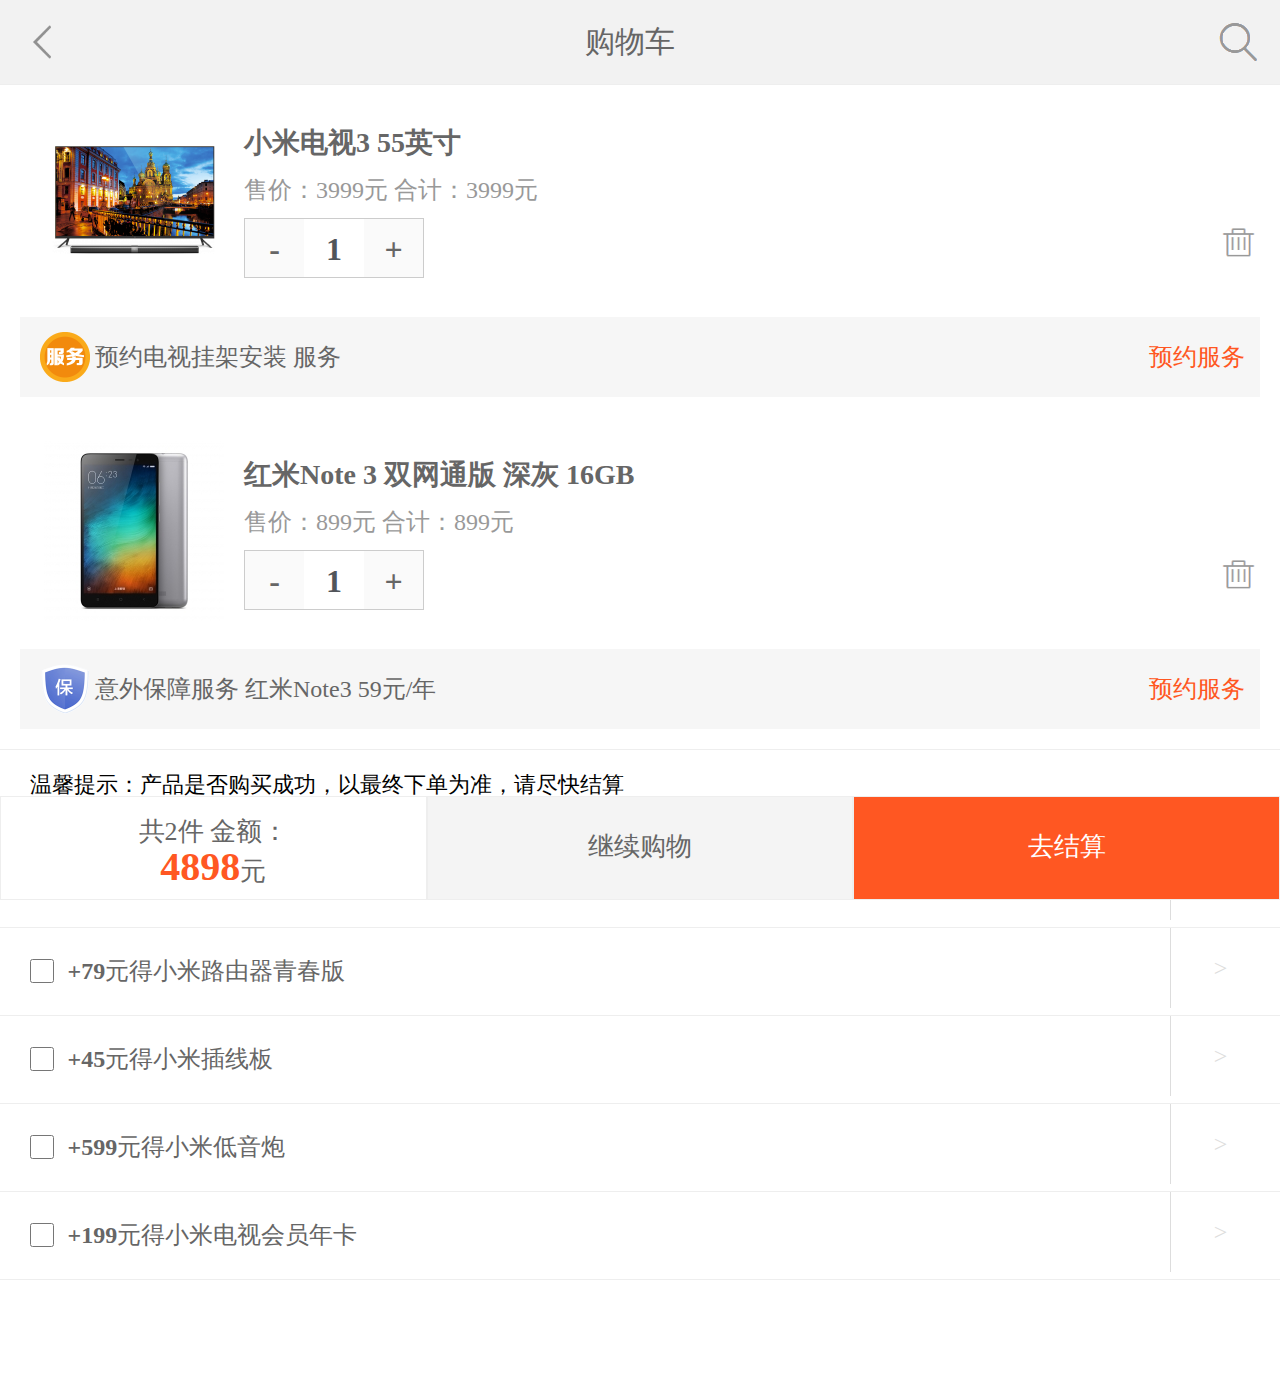
<file: cart/index.html>
<!DOCTYPE html>
<html lang="en">
<head>
    <meta charset="UTF-8">
    <title>购物车</title>
    <meta name="viewport" content="width=device-width">
    <link rel="stylesheet" href="base.css">
    <script src="jquery-2.2.3.js"></script>
</head>
<body>
<div class="header">
    <div class="left">
        <a href="">
            <img src="images/icon_back_n.png" alt="">
        </a>
    </div>
    <p>购物车</p>
    <div class="right">
        <a href="">
            <img src="images/search.png" alt="">
        </a>
    </div>
</div>
<div class="list">
    <section>
        <div class="img">
            <a href=""><img src="images/T1-1.png"></a>
        </div>
        <div class="info">
            <h2>小米电视3 55英寸</h2>
            <p>售价：3999元 合计：3999元</p>
            <p><span><a href="">-</a></span><strong>1</strong><span><a href="">+</a></span><img src="images/shanchu.png"></p>
        </div>
    </section>
    <div class="other">
        <a href="">
            <p><img src="images/tap.png" alt=""><span>预约电视挂架安装 服务</span> <strong>预约服务</strong></p>
        </a>
    </div>
    <section>
        <div class="img">
            <img src="images/T1-2.jpg">
        </div>
        <div class="info">
            <h2>红米Note 3 双网通版 深灰 16GB</h2>
            <p>售价：899元 合计：899元</p>
            <p><span><a href="">-</a></span><strong>1</strong><span><a href="">+</a></span><img src="images/shanchu.png"></p>
        </div>
    </section>
    <div class="other">
        <a href="">
            <p><img src="images/insurance.png"><span>意外保障服务 红米Note3 59元/年</span><strong>预约服务</strong></p>
        </a>
    </div>
</div>
<p> 温馨提示：产品是否购买成功，以最终下单为准，请尽快结算</p>
<div class="kong"></div>
<form action="" method="">
    <div>
        <input type="checkbox" value="" name="price"> <span><strong>+699</strong>元的小米路由器2（1T）</span>
        <p>&gt;</p>
    </div>
    <div>
        <input type="checkbox" value="" name="price"> <span><strong>+79</strong>元得小米路由器青春版</span>
        <p>&gt;</p>
    </div>
    <div>
        <input type="checkbox" value="" name="price"> <span><strong>+45</strong>元得小米插线板</span>
        <p>&gt;</p>
    </div>
    <div>
        <input type="checkbox" value="" name="price"> <span><strong>+599</strong>元得小米低音炮</span>
        <p>&gt;</p>
    </div>
    <div>
        <input type="checkbox" value="" name="price"> <span><strong>+199</strong>元得小米电视会员年卡</span>
        <p>&gt;</p>
    </div>
</form>
<div class="footer">
    <div>
        <a href=""><p>共2件 金额：<br> <strong>4898</strong>元</p></a>
    </div>
    <div><a href="../product/category.html"><p>继续购物</p></a></div>
    <div><a href="../首页/用户结算.html"><p>去结算</p></a></div>
</div>
</body>
</html>
<script>
    $(function(){
        function fullwidth(){
            if($('body').width() >= 720){
                $('html').css('font-size', 100 + 'px');
                return;
            }
            var scale = $('body').width() / 720;
            $('html').css('font-size',scale * 100 + 'px');
        }
        fullwidth();
        $(window).resize(function(){
            fullwidth();
        })
    });
</script>
</file>
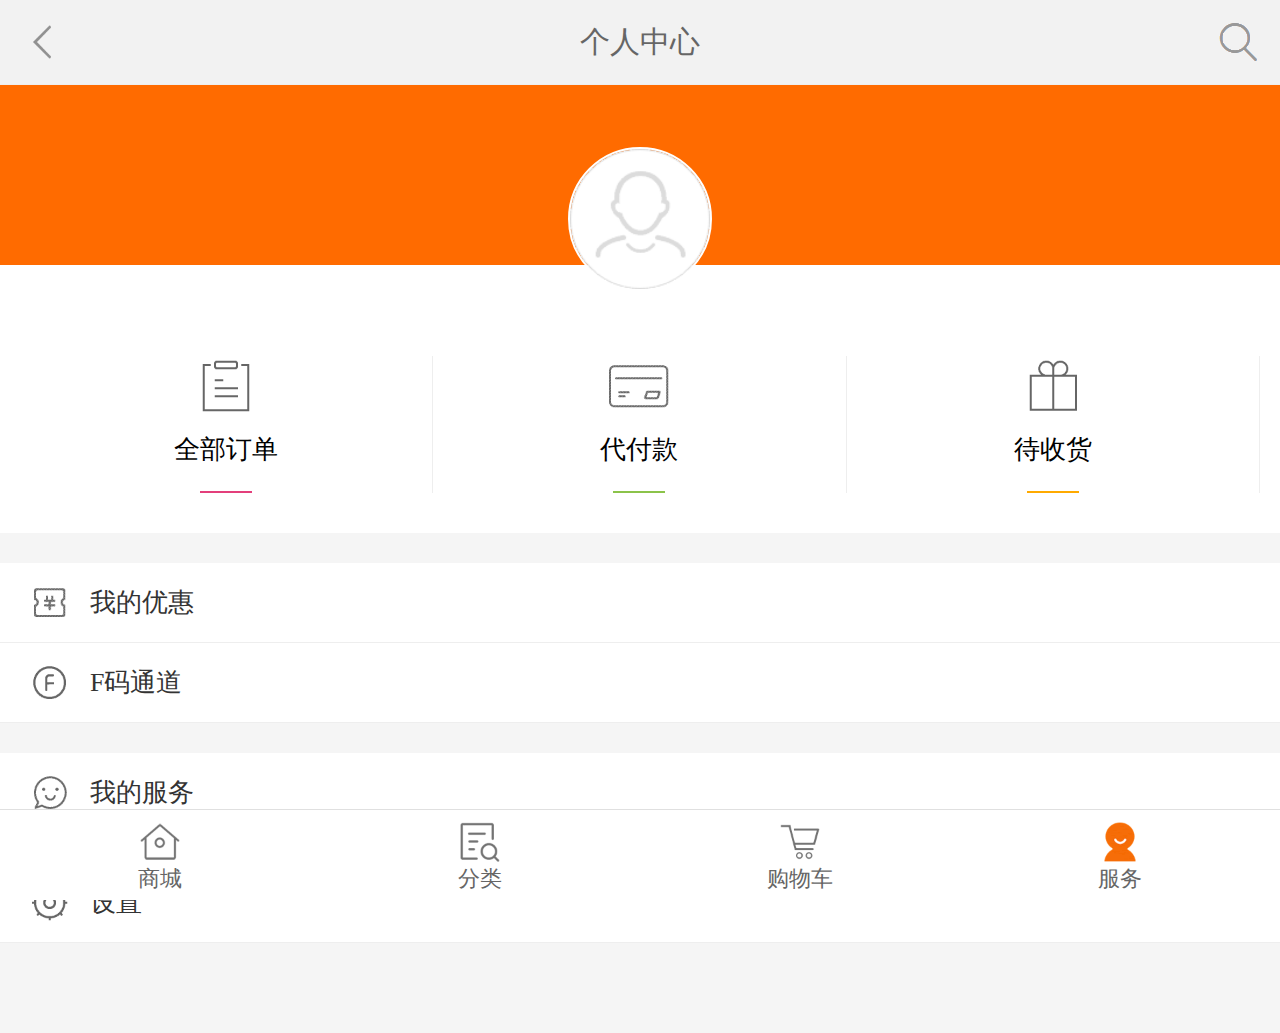
<file: user/index.html>
<!DOCTYPE html>
<html lang="en">
<head>
    <meta charset="UTF-8">
    <title>个人中心</title>
    <meta name="viewport" content="width=device-width">
    <link rel="stylesheet" href="base.css">
    <script src="jquery-2.2.3.js"></script>
</head>
<body>
<div id="wrapper">
    <div class="header">
        <div class="left">
            <a href="">
                <img src="images/icon_back_n.png" alt="">
            </a>
        </div>
        <p>个人中心</p>
        <div class="right">
            <a href="">
                <img src="images/search.png" alt="">
            </a>
        </div>
    </div>
    <div class="banner">
        <div class="bg"></div>
        <div class="img"><img src="images/default.png"></div>
        <div class="new-nav">
            <div>
                <div class="spr2"></div>
                <p>全部订单</p>
                <div class="line-1"></div>
            </div>
            <div>
                <div class="spr2"></div>
                <p>代付款</p>
                <div class="line-2"></div>
            </div>
            <div>
                <div class="spr2"></div>
                <p>待收货</p>
                <div class="line-3"></div>
            </div>
        </div>
    </div>
    <div class="list">
        <p><strong class="spr2"></strong><span>我的优惠</span></p>
        <p><strong class="spr2"></strong><span>F码通道</span></p>
        <p><strong class="spr2"></strong><span>我的服务</span></p>
        <p><strong class="spr2"></strong><span>设置</span></p>
    </div>
    <div class="footer">
        <ul>
                <li>
                    <a href="../首页/首页.html">
                        <div class="sc-spr"></div>
                        <p>商城</p>
                    </a>
                </li>
                <li>
                    <a href="">
                        <div class="fl-spr"></div>
                        <p>分类</p>
                    </a>
                </li>
                <li>
                    <a href="">
                        <div class="gw-spr"></div>

                        <p>购物车</p>
                    </a>
                </li>
                <li>
                    <a href="">
                        <div class="fw-spr"></div>
                        <p>服务</p>
                    </a>
                </li>
            </ul>
    </div>
</div>
</body>
</html>
<script>
    $(function(){
        function fullwidth(){
            if($('body').width() >= 720){
                $('html').css('font-size', 100 + 'px');
                return;
            }
            var scale = $('body').width() / 720;
            $('html').css('font-size',scale * 100 + 'px');
        }
        fullwidth();
        $(window).resize(function(){
            fullwidth();
        })
    });
</script>
</file>
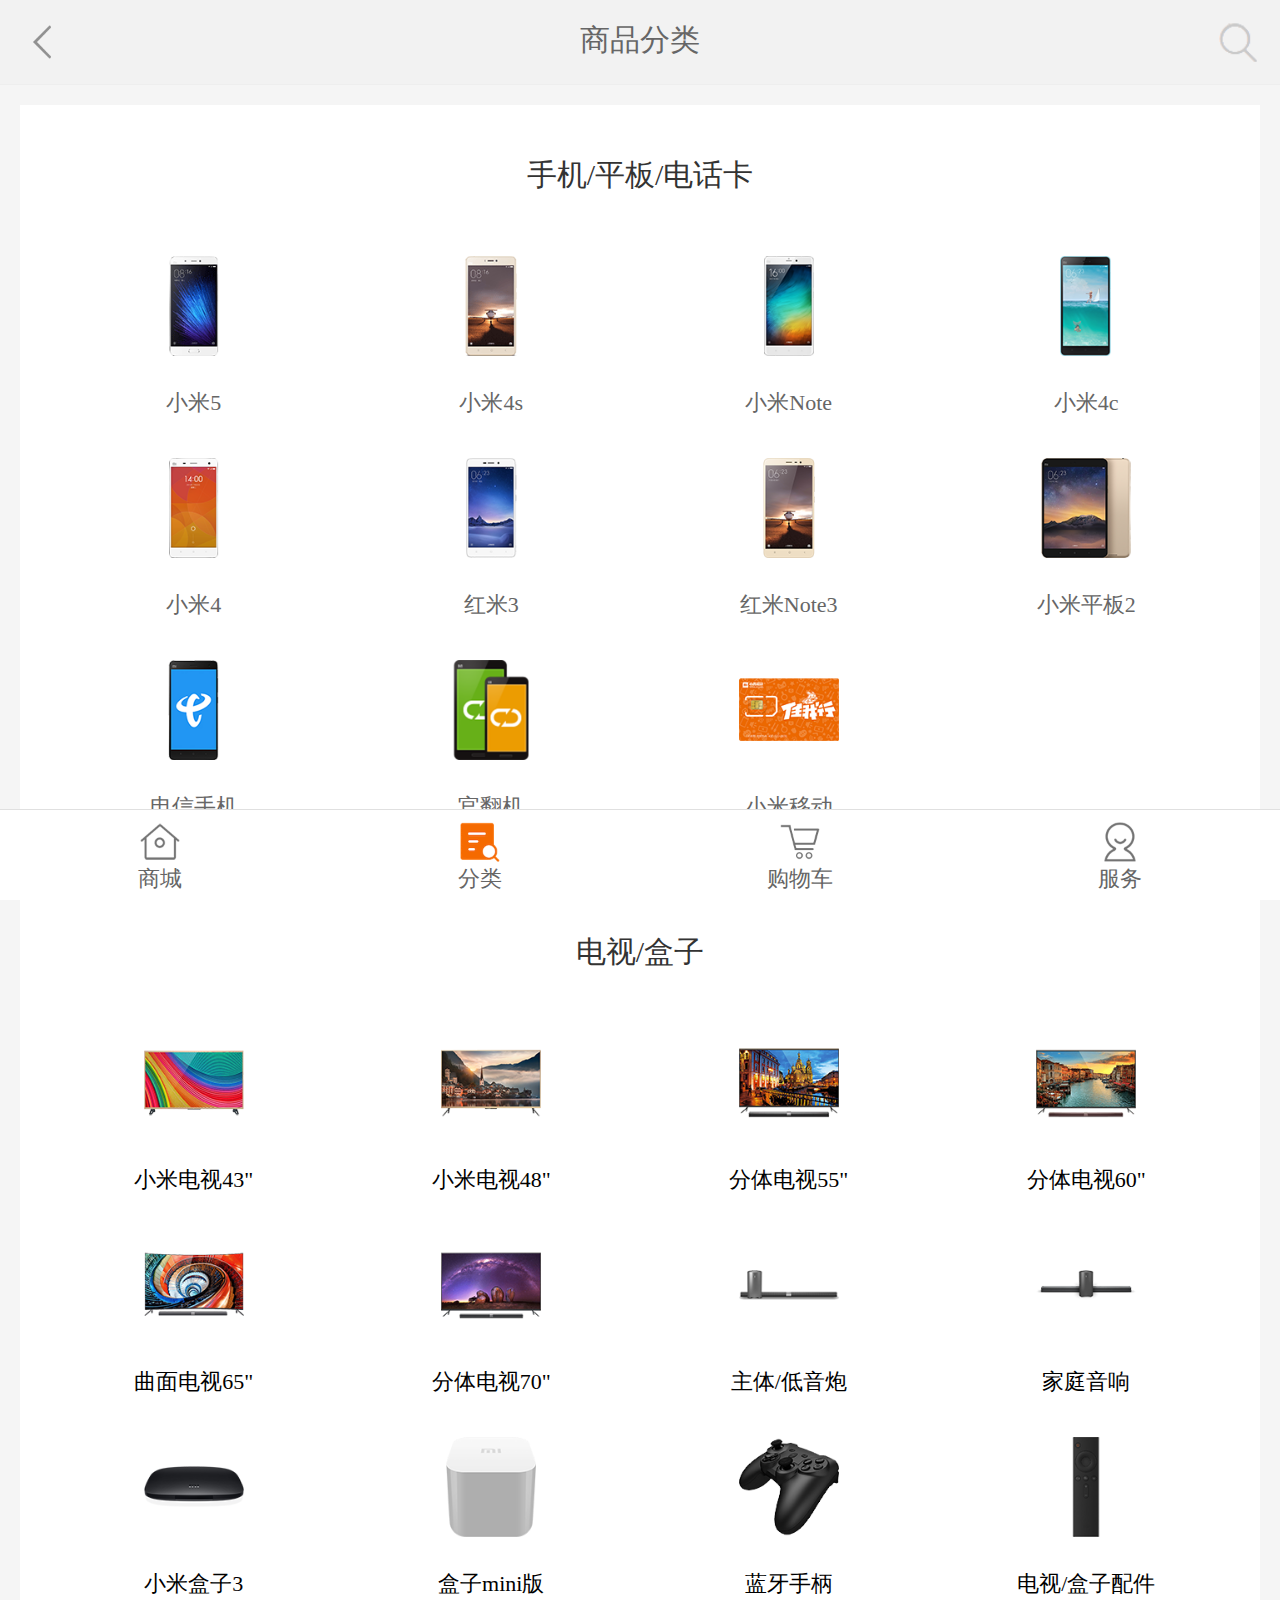
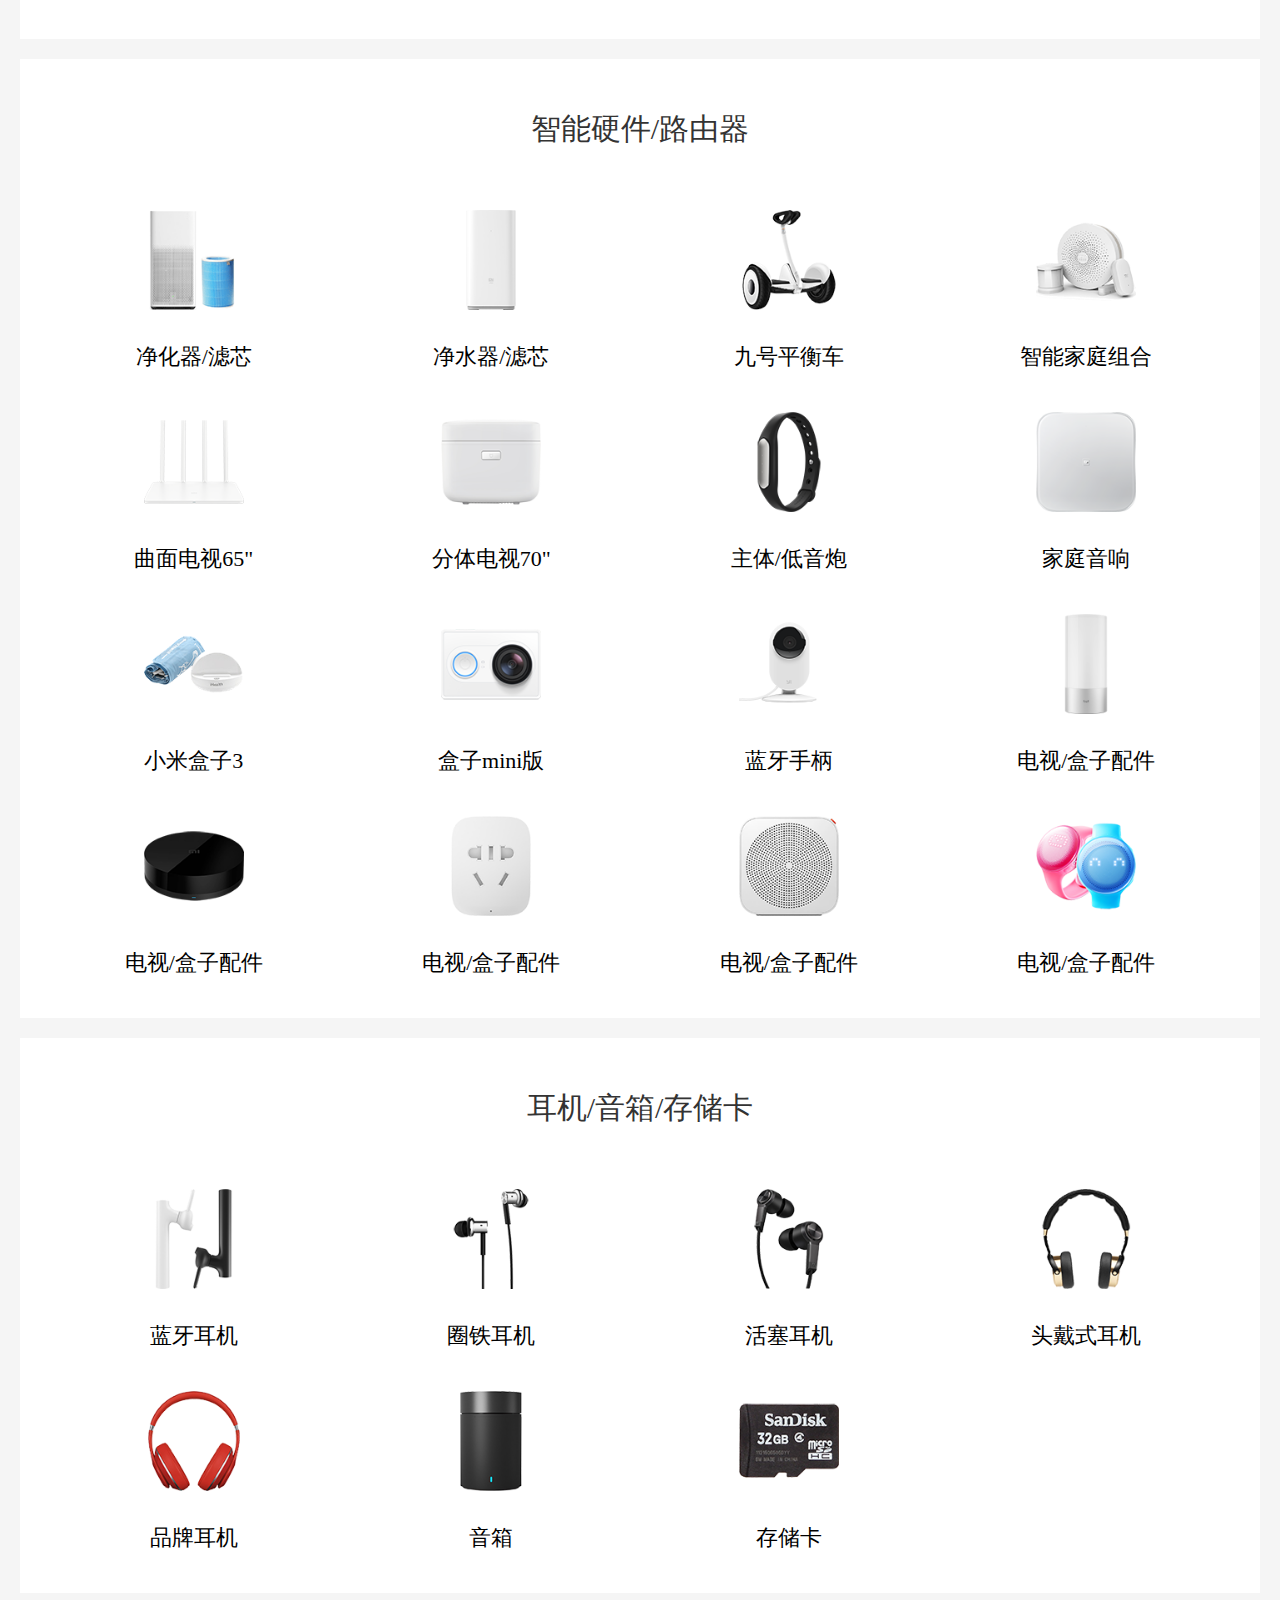
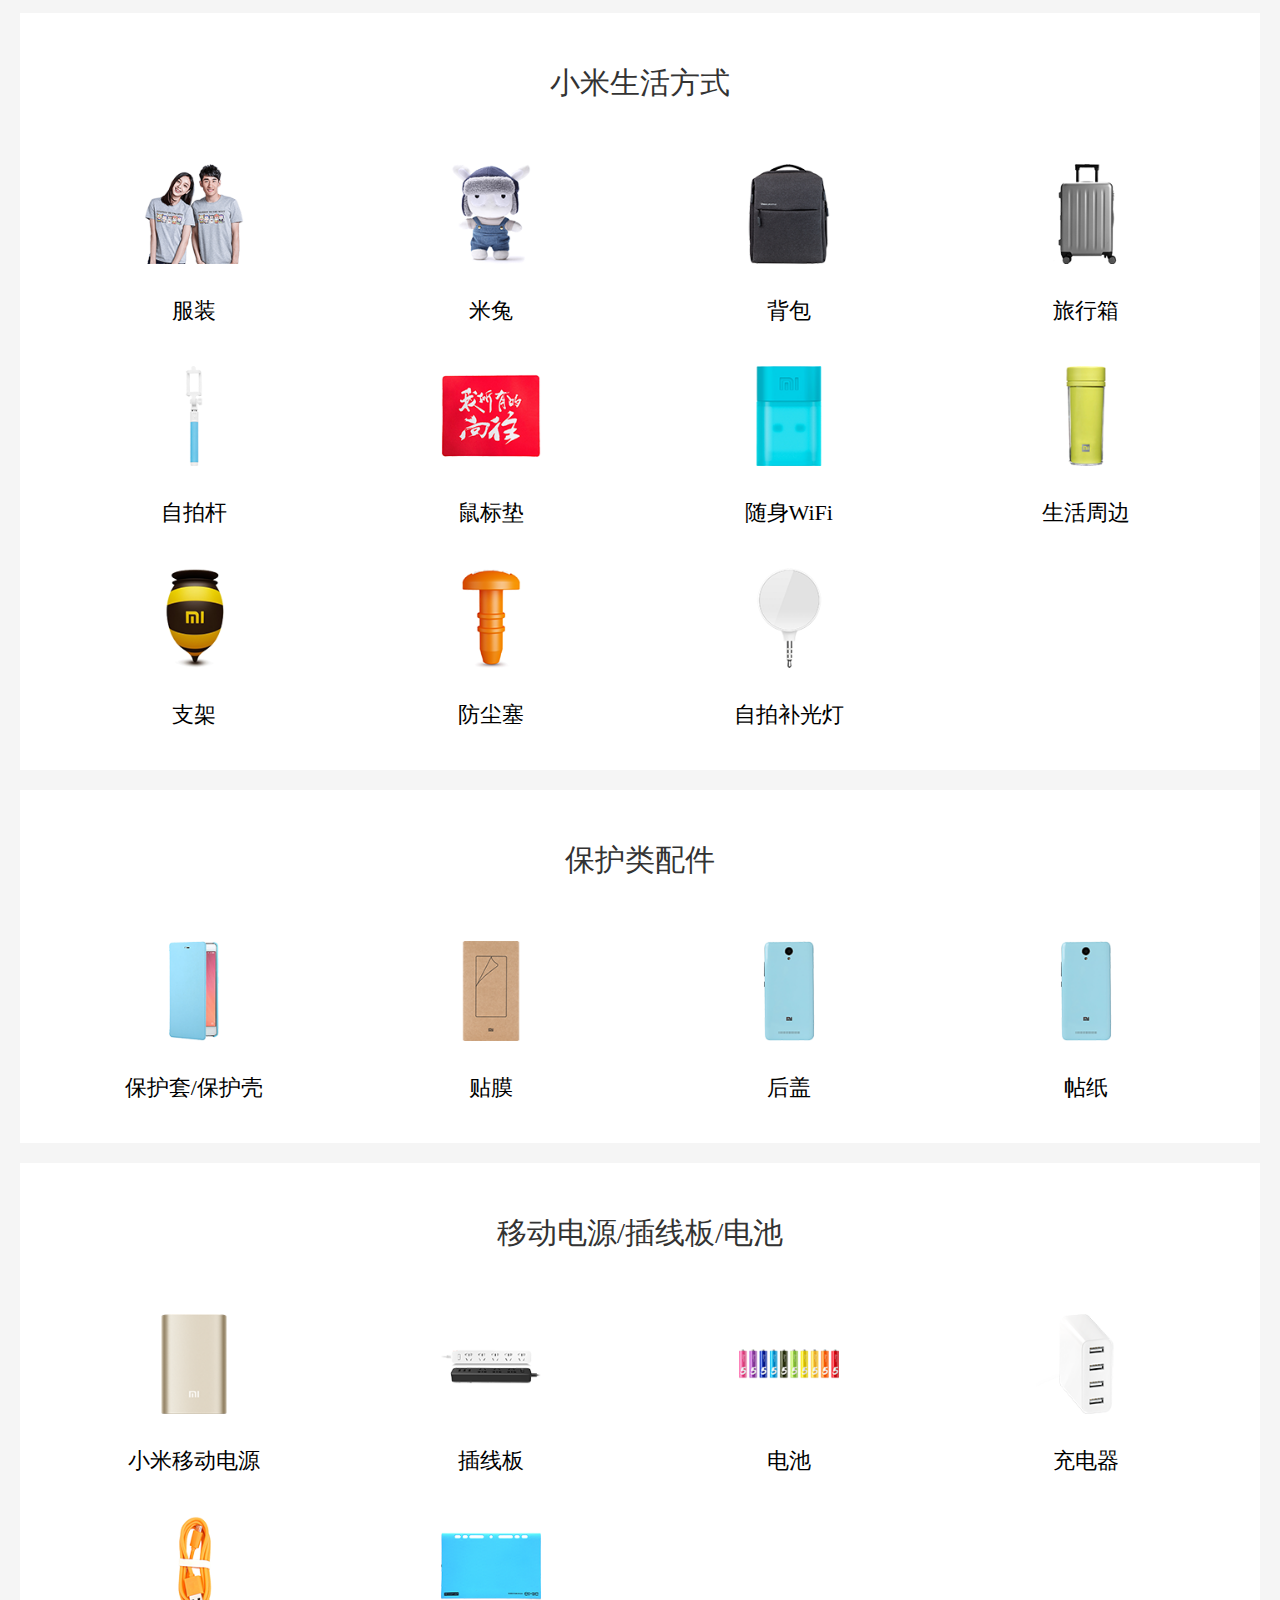
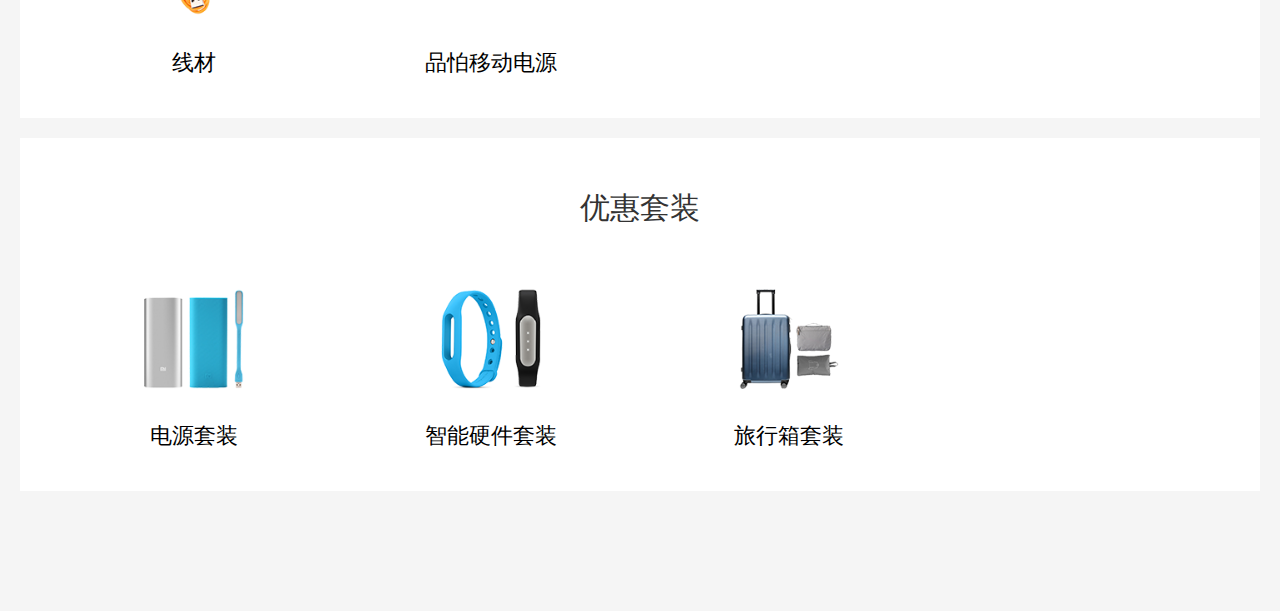
<file: product/category.html>
<!DOCTYPE html>
<html lang="en">
<head>
    <meta charset="UTF-8">
    <title>小米商城</title>
    <meta name="viewport" content="width=device-width">
    <link rel="stylesheet" href="base.css">
    <script src="jquery-2.2.3.js"></script>
</head>
<body>
<div id="wrapper">
    <div class="header">
        <div class="left">
            <img src="images/icon_back_n.png" alt="">
        </div>
        <p>商品分类</p>
        <div class="right">
            <img src="images/search.png" alt="">
        </div>
    </div>
    <div class="list">
        <section class="m1">
            <h2>手机/平板/电话卡</h2>
            <ul>
                <li>
                    <a href="../首页/商品列表.html">
                        <img src="images/T1-1.png" alt="">
                        <p>小米5</p>
                    </a>
                </li>
                <li>
                    <a href="../首页/商品列表.html">
                        <img src="images/T1-2.png" alt="">
                        <p>小米4s</p>
                    </a>
                </li>
                <li>
                    <a href="../首页/商品列表.html">
                        <img src="images/T1-3.png" alt="">
                        <p>小米Note</p>
                    </a>
                </li>
                <li>
                    <a href="../首页/商品列表.html">
                        <img src="images/T1-4.png" alt="">
                        <p>小米4c</p>
                    </a>
                </li>
                <li>
                    <a href="../首页/商品列表.html">
                        <img src="images/T1-5.png" alt="">
                        <p>小米4</p>
                    </a>

                </li>
                <li>
                    <a href="../首页/商品列表.html">
                        <img src="images/T1-6.png" alt="">
                        <p>红米3</p>
                    </a>
                </li>
                <li>
                    <a href="../首页/商品列表.html">
                        <img src="images/T1-7.png" alt="">
                        <p>红米Note3</p>
                    </a>

                </li>
                <li>
                    <a href="../首页/商品列表.html">
                        <img src="images/T1-8.png" alt="">
                        <p>小米平板2</p>
                    </a>
                </li>
                <li>
                    <a href="../首页/商品列表.html">
                        <img src="images/T1-9.png" alt="">
                        <p>电信手机</p>
                    </a>
                </li>
                <li>
                    <a href="../首页/商品列表.html">
                        <img src="images/T1-10.png" alt="">
                        <p>官翻机</p>
                    </a>
                </li>
                <li>
                    <a href="../首页/商品列表.html">
                        <img src="images/T1-11.png" alt="">
                        <p>小米移动</p>
                    </a>
                </li>
                <div class="clr"></div>
            </ul>
        </section>
        <section class="m2">
            <h2>电视/盒子</h2>
            <ul>
                <li>
                    <a href="../首页/商品列表.html">
                        <img src="images/T2-1.png" alt="">
                    </a>
                    <p>小米电视43"</p>
                </li>
                <li>
                    <a href="../首页/商品列表.html">
                        <img src="images/T2-2.png" alt="">
                    </a>
                    <p>小米电视48"</p>
                </li>
                <li>
                    <a href="../首页/商品列表.html">
                        <img src="images/T2-3.png" alt="">
                    </a>
                    <p>分体电视55"</p>
                </li>
                <li>
                    <a href="../首页/商品列表.html">
                        <img src="images/T2-4.png" alt="">
                    </a>
                    <p>分体电视60"</p>
                </li>
                <li>
                    <a href="../首页/商品列表.html">
                        <img src="images/T2-5.png" alt="">
                    </a>
                    <p>曲面电视65"</p>
                </li>
                <li>
                    <a href="../首页/商品列表.html">
                        <img src="images/T2-6.png" alt="">
                    </a>
                    <p>分体电视70"</p>
                </li>
                <li>
                    <a href="../首页/商品列表.html">
                        <img src="images/T2-7.png" alt="">
                    </a>
                    <p>主体/低音炮</p>
                </li>
                <li>
                    <a href="../首页/商品列表.html">
                        <img src="images/T2-8.png" alt="">
                    </a>
                    <p>家庭音响</p>
                </li>
                <li>
                    <a href="../首页/商品列表.html">
                        <img src="images/T2-9.png" alt="">
                    </a>
                    <p>小米盒子3</p>
                </li>
                <li>
                    <a href="../首页/商品列表.html">
                        <img src="images/T2-10.png" alt="">
                    </a>
                    <p>盒子mini版</p>
                </li>
                <li>
                    <a href="../首页/商品列表.html">
                        <img src="images/T2-11.png" alt="">
                    </a>
                    <p>蓝牙手柄</p>
                </li>
                <li>
                    <a href="../首页/商品列表.html">
                        <img src="images/T2-12.png" alt="">
                    </a>
                    <p>电视/盒子配件</p>
                </li>
                <div class="clr"></div>
            </ul>
        </section>
        <section class="m3">
            <h2>智能硬件/路由器</h2>
            <ul>
                <li>
                    <a href="">
                        <img src="images/T3-1.png" alt="">
                    </a>
                    <p>净化器/滤芯</p>
                </li>
                <li>
                    <a href="">
                        <img src="images/T3-2.png" alt="">
                    </a>
                    <p>净水器/滤芯</p>
                </li>
                <li>
                    <a href="">
                        <img src="images/T3-3.png" alt="">
                    </a>
                    <p>九号平衡车</p>
                </li>
                <li>
                    <a href="">
                        <img src="images/T3-4.png" alt="">
                    </a>
                    <p>智能家庭组合</p>
                </li>
                <li>
                    <a href="">
                        <img src="images/3-5.png" alt="">
                    </a>
                    <p>曲面电视65"</p>
                </li>
                <li>
                    <a href="">
                        <img src="images/T3-6.png" alt="">
                    </a>
                    <p>分体电视70"</p>
                </li>
                <li>
                    <a href="">
                        <img src="images/T3-7.png" alt="">
                    </a>
                    <p>主体/低音炮</p>
                </li>
                <li>
                    <a href="">
                        <img src="images/T3-8.png" alt="">
                    </a>
                    <p>家庭音响</p>
                </li>
                <li>
                    <a href="">
                        <img src="images/T3-9.png" alt="">
                    </a>
                    <p>小米盒子3</p>
                </li>
                <li>
                    <a href="">
                        <img src="images/T3-10.png" alt="">
                    </a>
                    <p>盒子mini版</p>
                </li>
                <li>
                    <a href="">
                        <img src="images/T3-11.png" alt="">
                    </a>
                    <p>蓝牙手柄</p>
                </li>
                <li>
                    <a href="">
                        <img src="images/T3-12.png" alt="">
                    </a>
                    <p>电视/盒子配件</p>
                </li>
                <li>
                    <a href="">
                        <img src="images/T3-13.png" alt="">
                    </a>
                    <p>电视/盒子配件</p>
                </li>
                <li>
                    <a href="">
                        <img src="images/T3-14.png" alt="">
                    </a>
                    <p>电视/盒子配件</p>
                </li>
                <li>
                    <a href="">
                        <img src="images/T3-15.png" alt="">
                    </a>
                    <p>电视/盒子配件</p>
                </li>
                <li>
                    <a href="">
                        <img src="images/T3-16.png" alt="">
                    </a>
                    <p>电视/盒子配件</p>
                </li>
                <div class="clr"></div>
            </ul>
        </section>
        <section class="m4">
            <h2>耳机/音箱/存储卡</h2>
            <ul>
                <li>
                    <a href="">
                        <img src="images/T4-1.png" alt="">
                    </a>
                    <p>蓝牙耳机</p>
                </li>
                <li>
                    <a href="">
                        <img src="images/T4-2.png" alt="">
                    </a>
                    <p>圈铁耳机</p>
                </li>
                <li>
                    <a href="">
                        <img src="images/T4-3.png" alt="">
                    </a>
                    <p>活塞耳机</p>
                </li>
                <li>
                    <a href="">
                        <img src="images/T4-4.png" alt="">
                    </a>
                    <p>头戴式耳机</p>
                </li>
                <li>
                    <a href="">
                        <img src="images/T4-5.png" alt="">
                    </a>
                    <p>品牌耳机</p>
                </li>
                <li>
                    <a href="">
                        <img src="images/T4-6.png" alt="">
                    </a>
                    <p>音箱</p>
                </li>
                <li>
                    <a href="">
                        <img src="images/T4-7.png" alt="">
                    </a>
                    <p>存储卡</p>
                </li>
                <div class="clr"></div>
            </ul>
        </section>
        <section class="m5">
            <h2>小米生活方式</h2>
            <ul>
                <li>
                    <a href="">
                        <img src="images/T5-1.png" alt="">
                    </a>
                    <p>服装</p>
                </li>
                <li>
                    <a href="">
                        <img src="images/T5-2.png" alt="">
                    </a>
                    <p>米兔</p>
                </li>
                <li>
                    <a href="">
                        <img src="images/T5-3.png" alt="">
                    </a>
                    <p>背包</p>
                </li>
                <li>
                    <a href="">
                        <img src="images/T5-4.png" alt="">
                    </a>
                    <p>旅行箱</p>
                </li>
                <li>
                    <a href="">
                        <img src="images/T5-5.png" alt="">
                    </a>
                    <p>自拍杆</p>
                </li>
                <li>
                    <a href="">
                        <img src="images/T5-6.png" alt="">
                    </a>
                    <p>鼠标垫</p>
                </li>
                <li>
                    <a href="">
                        <img src="images/T5-7.png" alt="">
                    </a>
                    <p>随身WiFi</p>
                </li>
                <li>
                    <a href="">
                        <img src="images/T5-8.png" alt="">
                    </a>
                    <p>生活周边</p>
                </li>
                <li>
                    <a href="">
                        <img src="images/T5-9.png" alt="">
                    </a>
                    <p>支架</p>
                </li>
                <li>
                    <a href="">
                        <img src="images/T5-10.png" alt="">
                    </a>
                    <p>防尘塞</p>
                </li>
                <li>
                    <a href="">
                        <img src="images/T5-11.png" alt="">
                    </a>
                    <p>自拍补光灯</p>
                </li>
                <div class="clr"></div>
            </ul>
        </section>
        <section class="m6">
            <h2>保护类配件</h2>
            <ul>
                <li>
                    <a href="">
                        <img src="images/T6-1.png" alt="">
                    </a>
                    <p>保护套/保护壳</p>
                </li>
                <li>
                    <a href="">
                        <img src="images/T6-2.png" alt="">
                    </a>
                    <p>贴膜</p>
                </li>
                <li>
                    <a href="">
                        <img src="images/T6-3.png" alt="">
                    </a>
                    <p>后盖</p>
                </li>
                <li>
                    <a href="">
                        <img src="images/T6-4.png" alt="">
                    </a>
                    <p>帖纸</p>
                </li>
                <div class="clr"></div>
            </ul>
        </section>
        <section class="m7">
            <h2>移动电源/插线板/电池</h2>
            <ul>
                <li>
                    <a href="">
                        <img src="images/T7-1.png" alt="">
                    </a>
                    <p>小米移动电源</p>
                </li>
                <li>
                    <a href="">
                        <img src="images/T7-2.png" alt="">
                    </a>
                    <p>插线板</p>
                </li>
                <li>
                    <a href="">
                        <img src="images/T7-3.png" alt="">
                    </a>
                    <p>电池</p>
                </li>
                <li>
                    <a href="">
                        <img src="images/T7-4.png" alt="">
                    </a>
                    <p>充电器</p>
                </li>
                <li>
                    <a href="">
                        <img src="images/T7-5.png" alt="">
                    </a>
                    <p>线材</p>
                </li>
                <li>
                    <a href="">
                        <img src="images/T7-6.png" alt="">
                    </a>
                    <p>品怕移动电源</p>
                </li>
                <div class="clr"></div>
            </ul>
        </section>
        <section class="m8">
            <h2>优惠套装</h2>
            <ul>
                <li>
                    <a href="">
                        <img src="images/T8-1.png" alt="">
                    </a>
                    <p>电源套装</p>
                </li>
                <li>
                    <a href="">
                        <img src="images/T8-2.png" alt="">
                    </a>
                    <p>智能硬件套装</p>
                </li>
                <li>
                    <a href="">
                        <img src="images/T8-3.png" alt="">
                    </a>
                    <p>旅行箱套装</p>
                </li>
                <div class="clr"></div>
            </ul>
        </section>

    </div>
</div>
<div class="footer">
    <ul>
        <li>
            <a href="../首页/首页.html">
                <div class="sc-spr"></div>
                <p>商城</p>
            </a>
        </li>
        <li>
            <a href="#">
                <div class="fl-spr"></div>
                <p>分类</p>
            </a>
        </li>
        <li>
            <a href="../cart/index.html">
                <div class="gw-spr"></div>

                <p>购物车</p>
            </a>
        </li>
        <li>
            <a href="../user/index.html">
                <div class="fw-spr"></div>
                <p>服务</p>
            </a>
        </li>
    </ul>
</div>
</body>
</html>
<script>
    $(function(){
        function fullwidth(){
            if($('body').width() >= 720){
                $('html').css('font-size', 100 + 'px');
                return;
            }
            var scale = $('body').width() / 720;
            $('html').css('font-size',scale * 100 + 'px');
        }
        fullwidth();
        $(window).resize(function(){
            fullwidth();
        })
    });
</script>
</file>
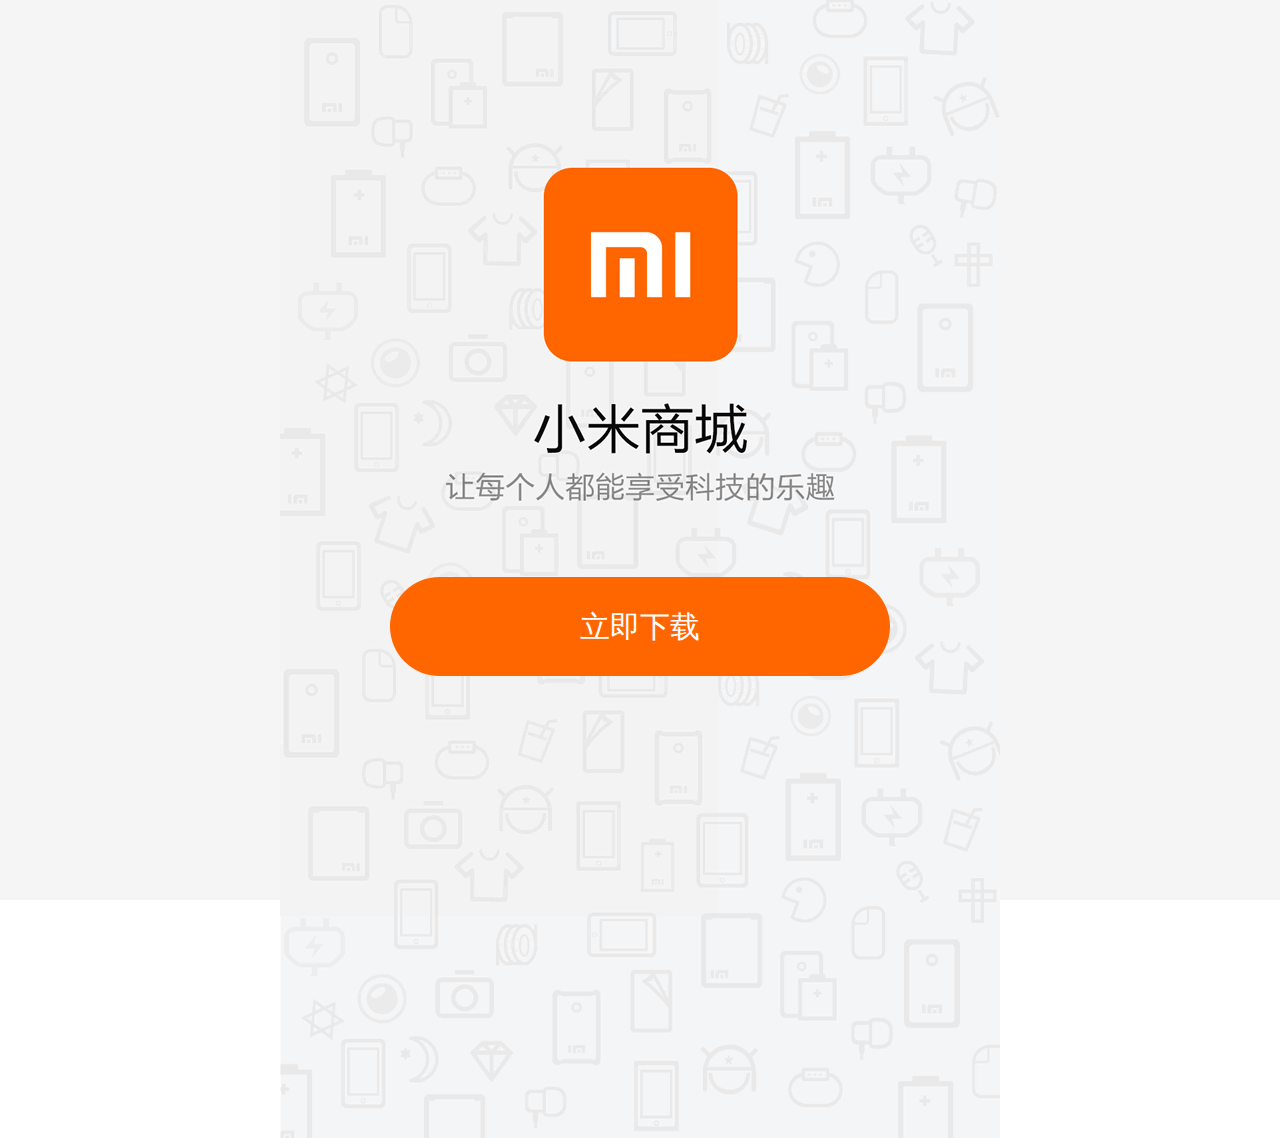
<file: 首页/download.html>
<!DOCTYPE html>
<html lang="en">
<head>
    <meta charset="UTF-8">
    <meta name="viewport" content="width=device-width">
    <link rel="stylesheet" href="css/download.css">
    <script src="jquery-2.2.3.js"></script>
    <title>下载</title>
</head>
<body>
<div id="wrapper">
    <div><img src="images/d-1.png" alt=""></div>
    <div>
        <a href=""><p>立即下载</p></a>
    </div>
</div>
</body>
</html>
<script>
    $(function(){
        function fullwidth(){
            if($('body').width() >= 720){
                $('html').css('font-size', 100 + 'px');
                return;
            }
            var scale = $('body').width() / 720;
            $('html').css('font-size',scale * 100 + 'px');
        }
        fullwidth();
        $(window).resize(function(){
            fullwidth();
        })
    });
</script>
</file>
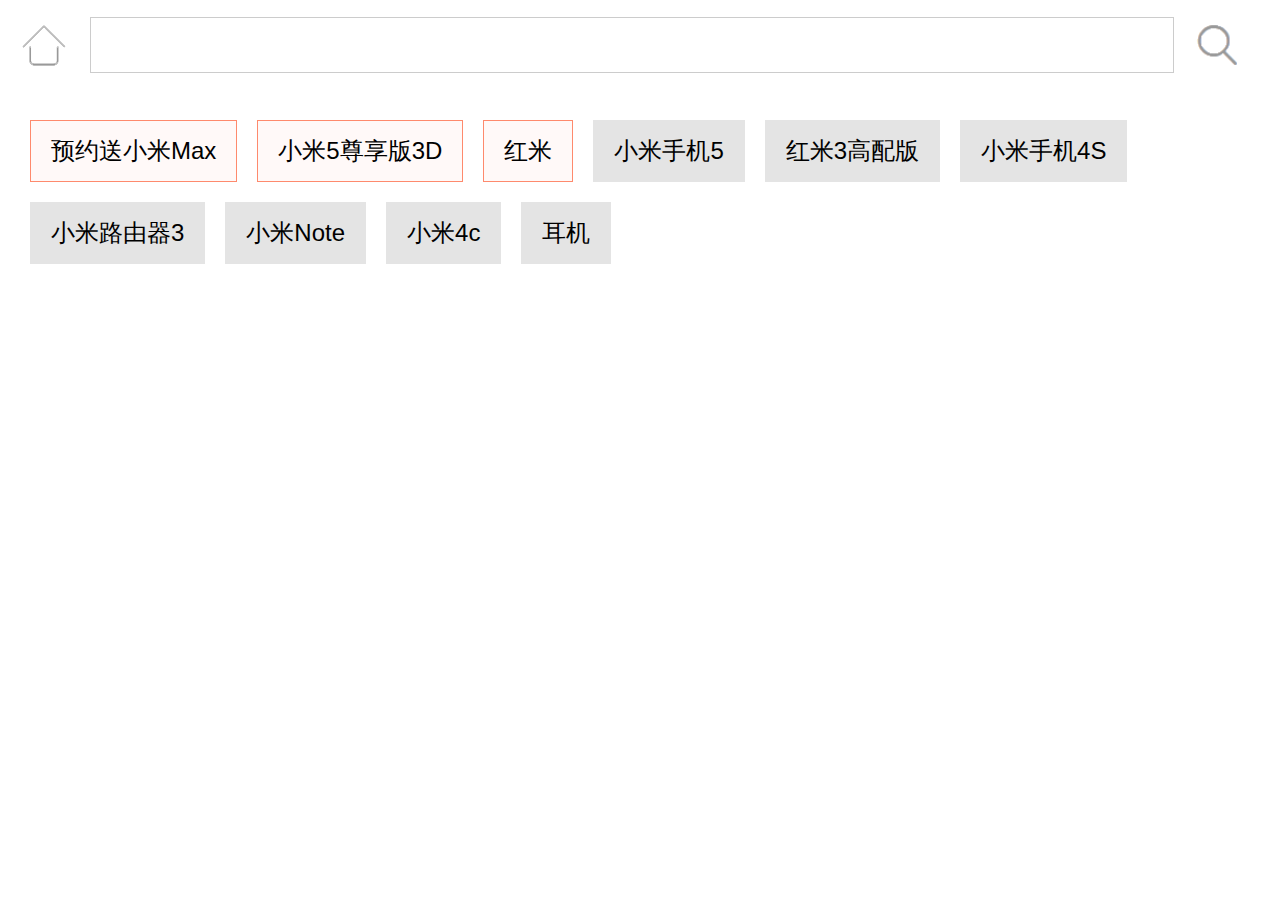
<file: 首页/search.html>
<!DOCTYPE html>
<html lang="en">
<head>
    <meta charset="UTF-8">
    <meta name="viewport" content="with=device-with">
    <link rel="stylesheet" href="search.css">
    <script src="jquery-2.2.3.js"></script>
    <title>search</title>
</head>
<body>
<div class="wrapper">
    <div class="header">
        <div class="left">
            <a href="首页.html"><img src="images/shouye.png" alt=""></a>
        </div>
        <div class="tit">
            <input type="text">
        </div>
        <div class="search">
            <a href="">
                <img src="images/search.png" alt="">
            </a>
        </div>
    </div>
    <div class="list">
        <ul>
            <li class="top"><span>预约送小米Max</span></li>
            <li class="top"><span>小米5尊享版3D</span></li>
            <li class="top"><span>红米</span></li>
            <li><span>小米手机5</span></li>
            <li><span>红米3高配版</span></li>
            <li><span>小米手机4S</span></li>
            <li><span>小米路由器3</span></li>
            <li><span>小米Note</span></li>
            <li><span>小米4c</span></li>
            <li><span>耳机</span></li>
        </ul>
    </div>
</div>
</body>
</html>
<script>
    $(function(){
        function fullwidth(){
            if($('body').width() >= 720){
                $('html').css('font-size', 100 + 'px');
                return;
            }
            var scale = $('body').width() / 720;
            $('html').css('font-size',scale * 100 + 'px');
        }
        fullwidth();
        $(window).resize(function(){
            fullwidth();
        })
    });
</script>
</file>
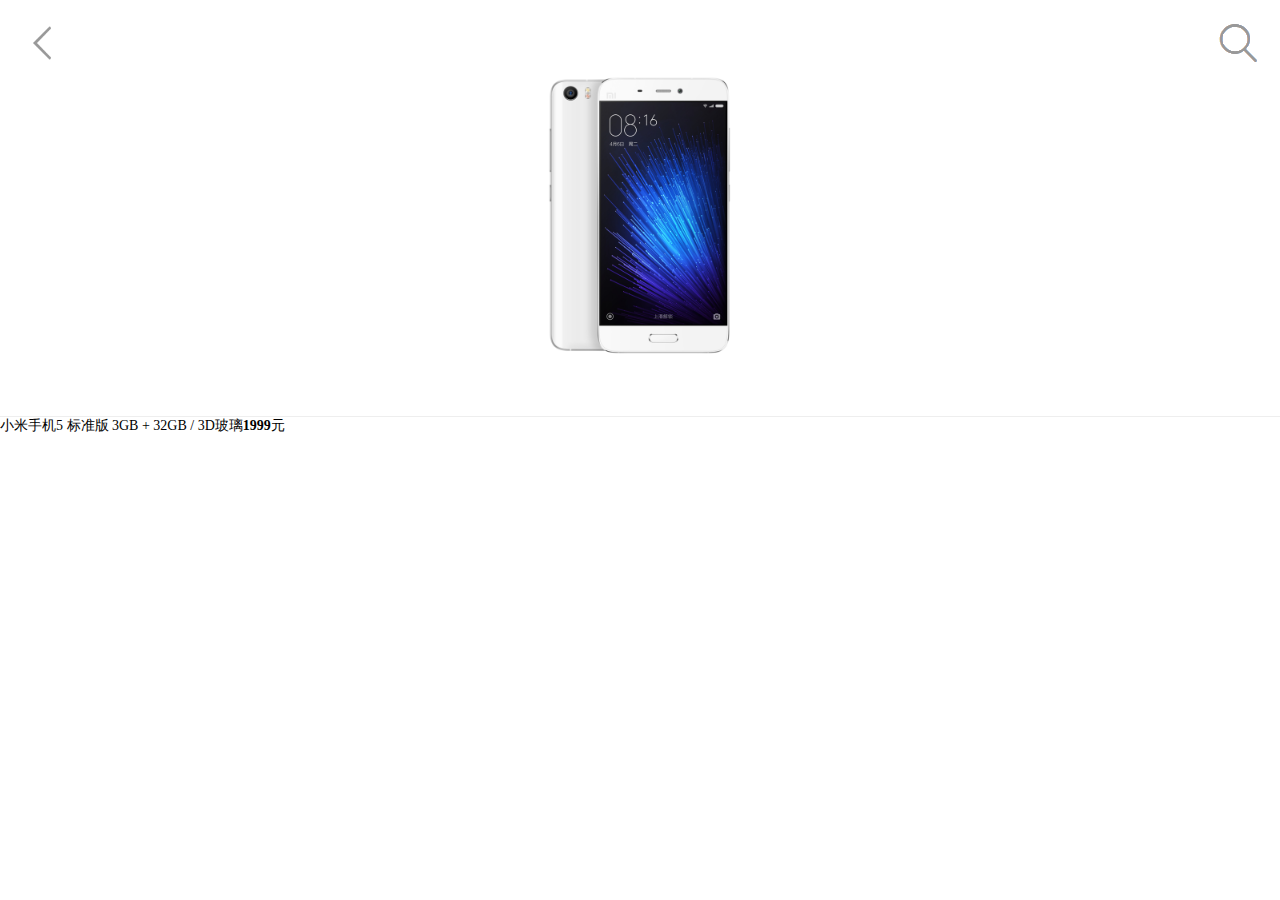
<file: 首页/view.html>
<!DOCTYPE html>
<html lang="en">
<head>
    <meta charset="UTF-8">
    <title>小米手机5</title>
    <meta name="viewport" content="width=device-width">
    <link rel="stylesheet" href="css/view.css">
    <script src="jquery-2.2.3.js"></script>
</head>
<body>
<div class="wrapper">
    <div class="header">
        <div class="left">
            <a href="">
                <img src="images/icon_back_n.png" alt="">   
            </a>
        </div>
        <div class="search">
            <a href="search.html">
                <img src="images/search.png" alt="">
            </a>
        </div>
    </div>
    <div class="banner">
        <img src="images/T5-1.jpg" alt="">
    </div>
    <div class="name">
        <p>小米手机5 标准版 3GB + 32GB / 3D玻璃<span><strong>1999</strong>元</span></p>
        <div class="itg"></div>
    </div>
</div>
</body>
</html>
<script>
    $(function(){
        function fullwidth(){
            if($('body').width() >= 720){
                $('html').css('font-size', 100 + 'px');
                return;
            }
            var scale = $('body').width() / 720;
            $('html').css('font-size',scale * 100 + 'px');
        }
        fullwidth();
        $(window).resize(function(){
            fullwidth();
        })
    });
</script>
</file>
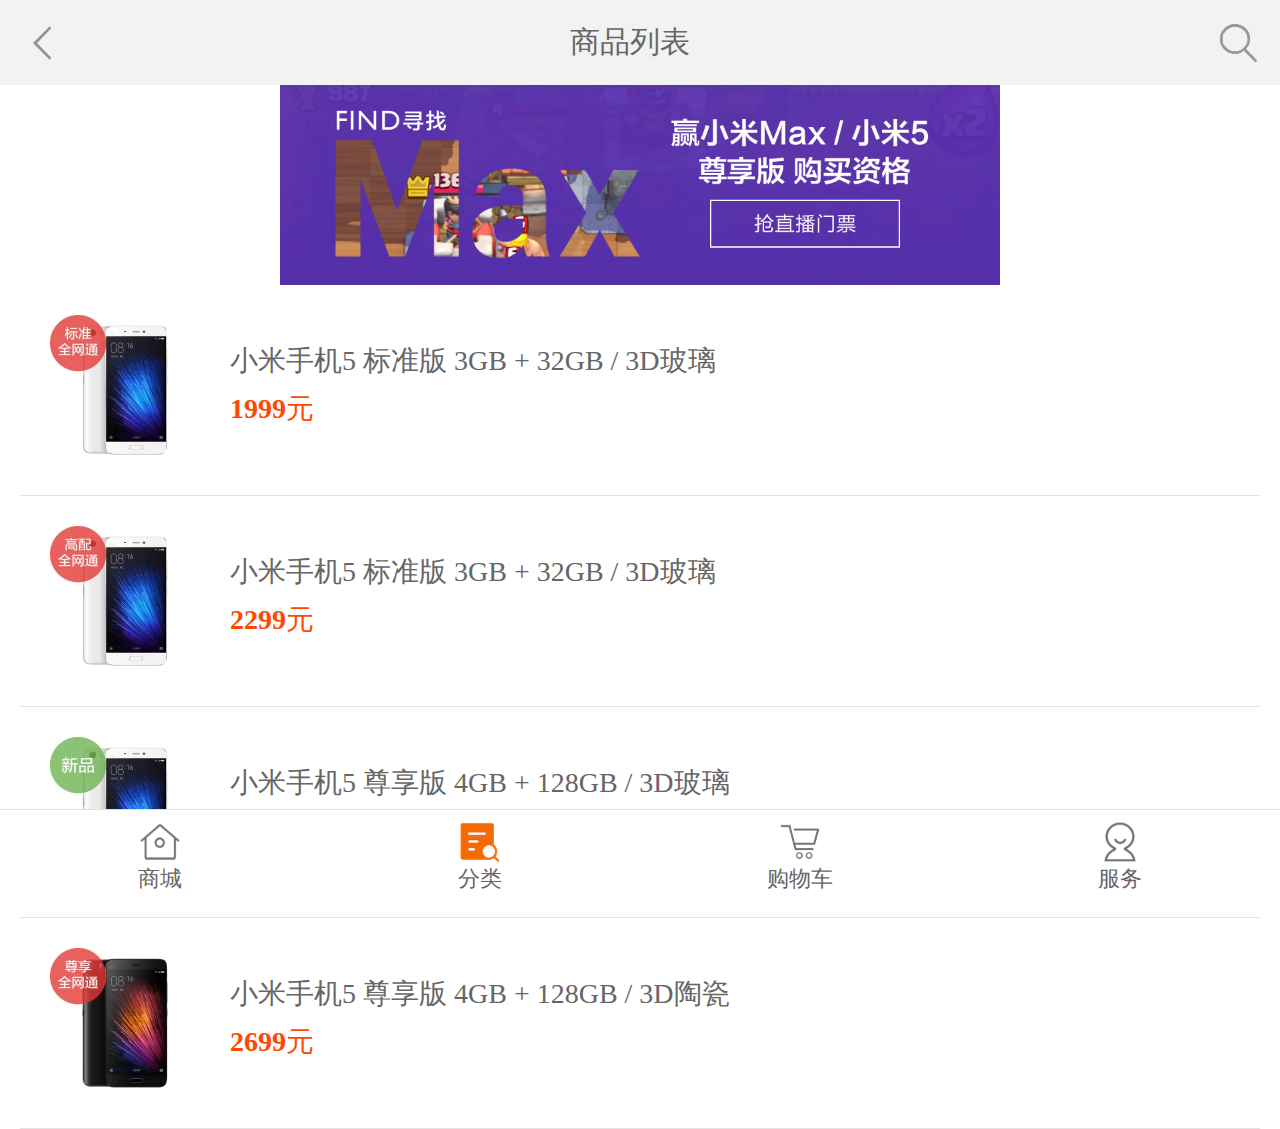
<file: 首页/商品列表.html>
<!DOCTYPE html>
<html lang="en">
<head>
    <meta charset="UTF-8">
    <meta name="viewport" content="width=device-width">
    <link rel="stylesheet" href="css/list.css">
    <script src="jquery-2.2.3.js"></script>
    <title>list</title>
</head>
<body>
<div id="wrapper">
    <div class="header">
        <div class="left">
            <img src="images/icon_back_n.png" alt="">
        </div>
        <h2>商品列表</h2>
        <div class="search">
            <a href="search.html"><img src="images/search.png" alt=""></a>
        </div>
    </div>
    <div class="banner">
        <img src="images/L-1.jpg" alt="">
    </div>
    <div class="list">
        <ol>
            <li>
                <a href="">
                    <img src="images/L-2.jpg" alt="">
                    <div>
                    <P>小米手机5 标准版 3GB + 32GB / 3D玻璃</P>
                    <p><strong>1999</strong>元</p>
                    </div>
                </a>
            </li>
            <li><a href="">
                    <img src="images/L-3.jpg" alt="">
                <div>
                    <P>小米手机5 标准版 3GB + 32GB / 3D玻璃</P>
                    <p><strong>2299</strong>元</p>
                </div>
            </a></li>
            <li>
                <a href="">
                    <img src="images/L-4.jpg" alt="">
                    <div>
                    <P>小米手机5 尊享版 4GB + 128GB / 3D玻璃</P>
                    <p><strong>2599</strong>元</p>
                    </div>
                </a>
            </li>
            <li>
                <a href="">
                    <img src="images/L-5.jpg" alt="">
                    <div>
                    <P>小米手机5 尊享版 4GB + 128GB / 3D陶瓷</P>
                    <p><strong>2699</strong>元</p>
                    </div>
                </a>
            </li>
        </ol>
    </div>
    <div class="footer">
        <ul>
            <li>
                <a href="首页.html">
                    <div class="sc-spr"></div>
                    <p>商城</p>
                </a>
            </li>
            <li>
                <a href="">
                    <div class="fl-spr"></div>
                    <p>分类</p>
                </a>
            </li>
            <li>
                <a href="">
                    <div class="gw-spr"></div>
                    <p>购物车</p>
                </a>
            </li>
            <li>
                <a href="">
                    <div class="fw-spr"></div>
                    <p>服务</p>
                </a>
            </li>
        </ul>
    </div>
</div>
</body>
</html>
<script>
    $(function(){
        function fullwidth(){
            if($('body').width() >= 720){
                $('html').css('font-size', 100 + 'px');
                return;
            }
            var scale = $('body').width() / 720;
            $('html').css('font-size',scale * 100 + 'px');
        }
        fullwidth();
        $(window).resize(function(){
            fullwidth();
        })
    });
</script>
</file>
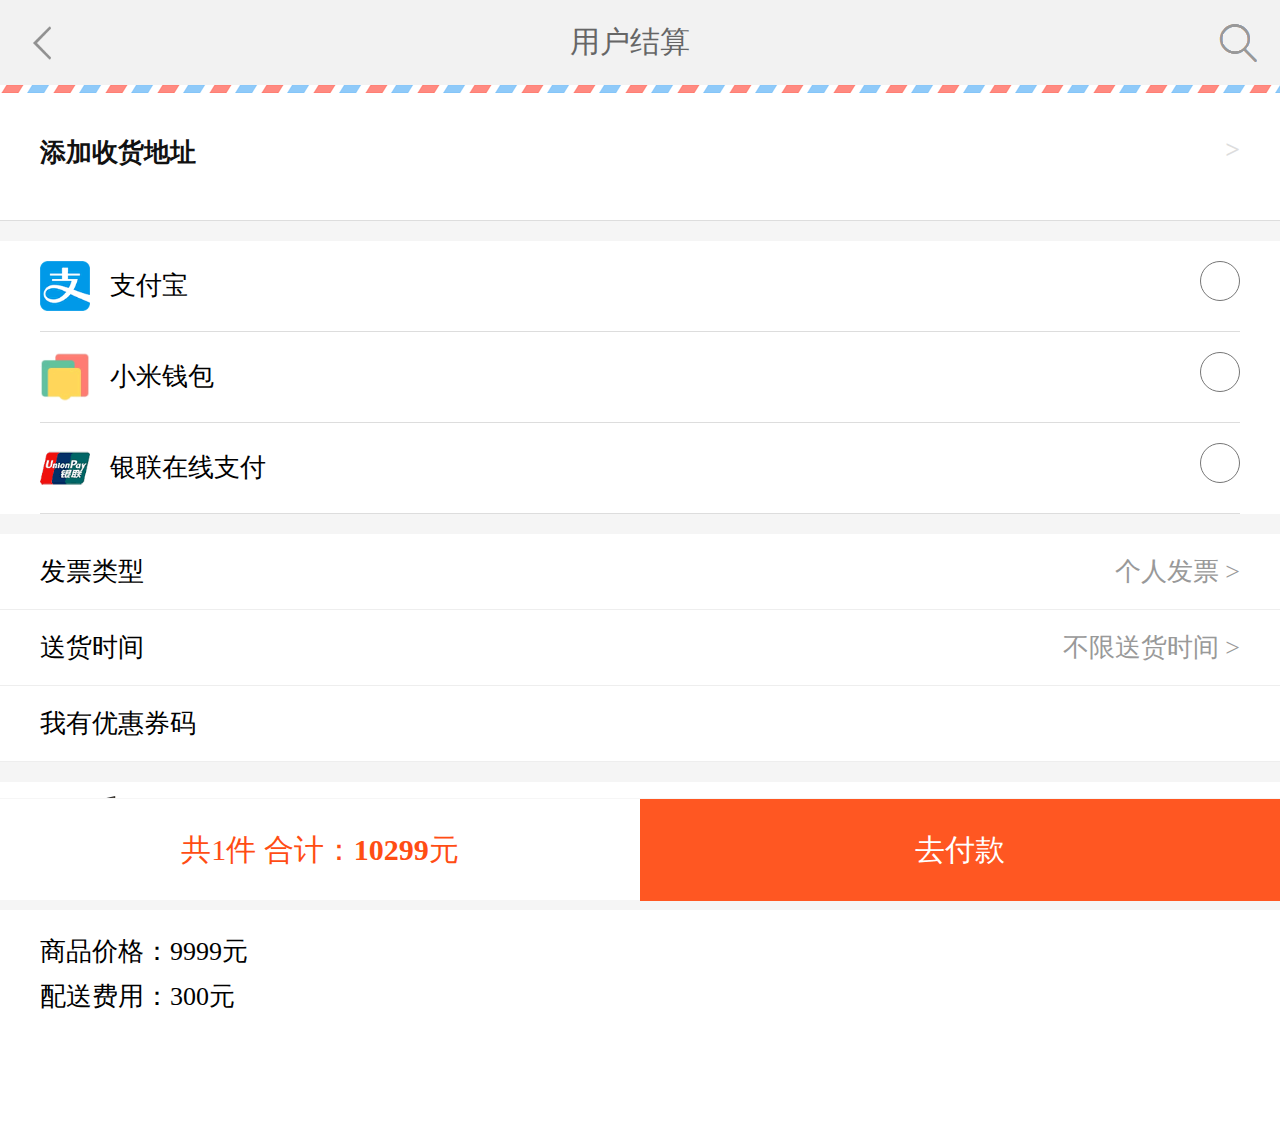
<file: 首页/用户结算.html>
<!DOCTYPE html>
<html lang="en">
<head>
    <meta charset="UTF-8">
    <meta name="viewport" content="width=device-width">
    <link rel="stylesheet" href="css/checkout.css">
    <script src="jquery-2.2.3.js"></script>
    <title>list</title>
</head>
<body>
<div id="wrapper">
    <div class="header">
        <div class="left">
            <img src="images/icon_back_n.png" alt="">
        </div>
        <h2>用户结算</h2>
        <div class="search">
            <a href="search.html"><img src="images/search.png" alt=""></a>
        </div>
    </div>
    <div class="list">
        <div class="add">
            <a href="">
                <p>添加收货地址<span>&gt;</span></p>
            </a>
        </div>
        <form action="">
        <ul>
            <li>
                <p>支付宝<input type="radio" name="li" value="main"></p>
            </li>
            <li>
                <p>小米钱包<input type="radio" name="li" value="main"></p>
            </li>
            <li>
                <p>银联在线支付 <input type="radio" name="li" value="main"></p>
            </li>
        </ul>
        </form>
        <p>发票类型<span>个人发票&nbsp;&gt;</span></p>
        <p>送货时间<span>不限送货时间&nbsp;&gt;</span></p>
        <p>我有优惠券码</p>
        <div class="sp">
            <img src="images/M-1.png" alt="">
            <p>小米电视3 70英寸</p>
            <p>9990元</p>
        </div>
        <div class="mu">
            <p>商品价格：9999元</p>
            <p>配送费用：300元</p>
        </div>
    </div>
    <div class="footer">
        <p>共1件 合计：<strong>10299</strong>元</p>
        <p><a href="">去付款</a></p>
    </div>
</div>
</body>
</html>
<script>
    $(function(){
        function fullwidth(){
            if($('body').width() >= 720){
                $('html').css('font-size', 100 + 'px');
                return;
            }
            var scale = $('body').width() / 720;
            $('html').css('font-size',scale * 100 + 'px');
        }
        fullwidth();
        $(window).resize(function(){
            fullwidth();
        })
    });
</script>
</file>
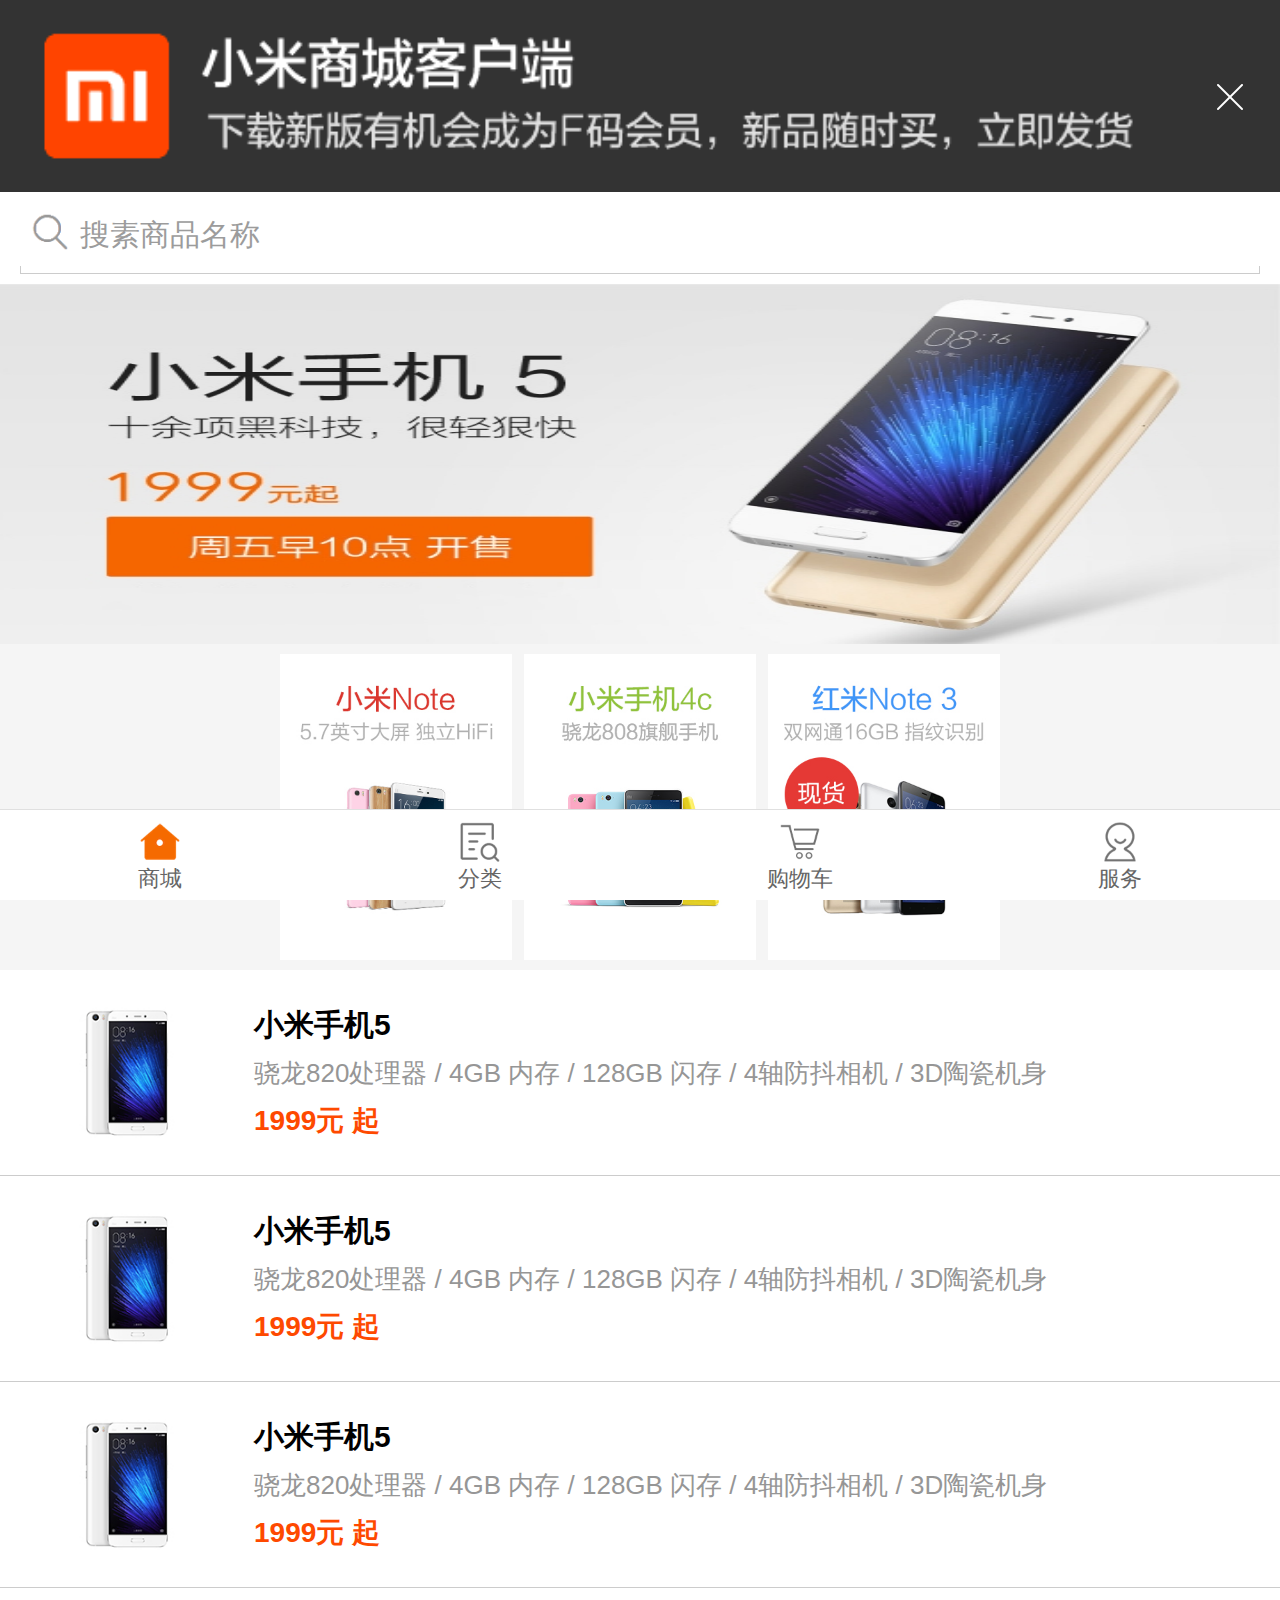
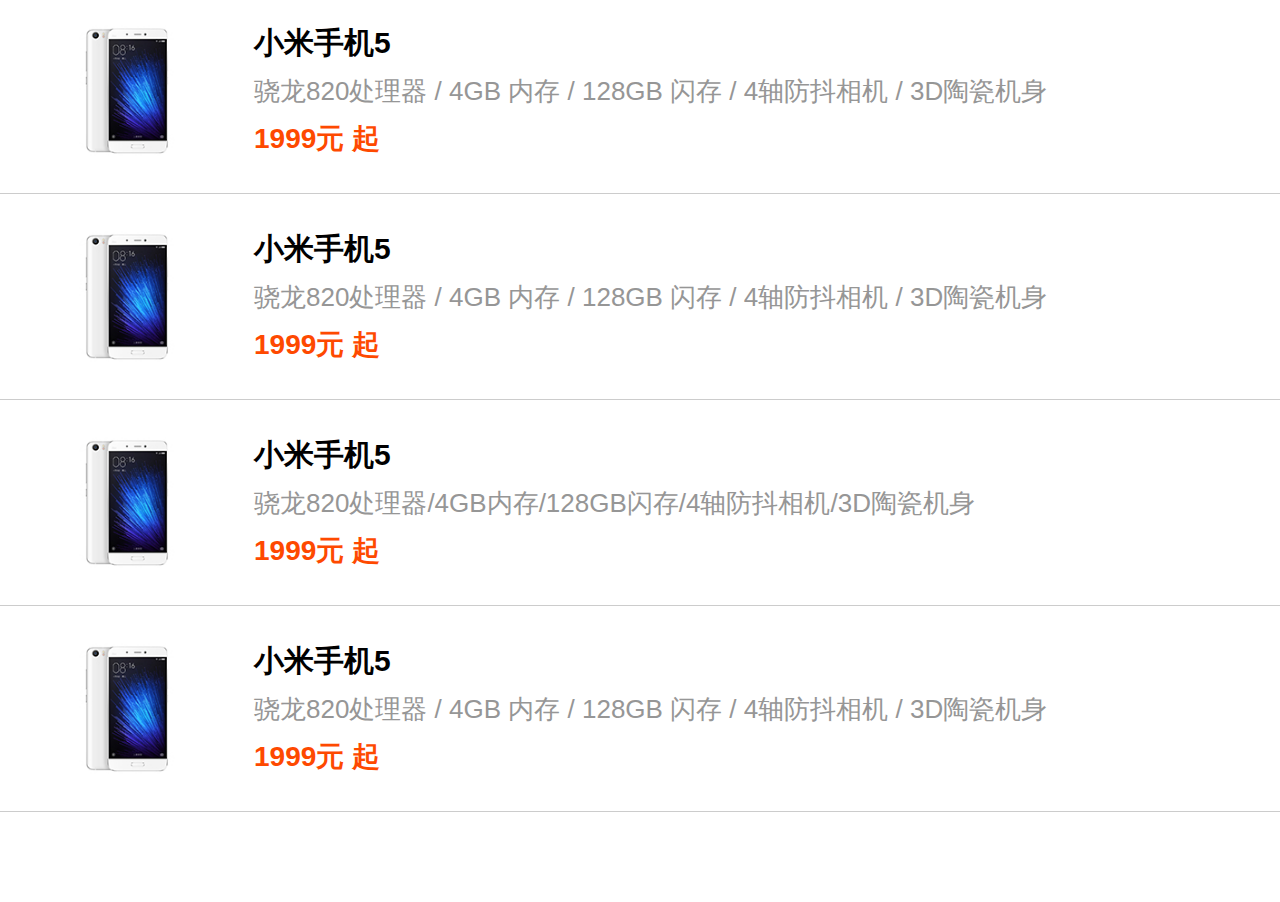
<file: 首页/首页.html>
<!DOCTYPE html>
<html lang="en">
<head>
    <meta charset="UTF-8">
    <meta name="viewport" content="width=device-width">
    <link rel="stylesheet" href="base.css">
    <script src="jquery-2.2.3.js"></script>
    <title>首页</title>
</head>
<body>
<div id="wrapper">
    <div class="page-index" id="home" data-log="首页">
        <div class="download-app">
            <a href="download.html">
                <img src="images/ios.png" alt="" style="width:100%;">
            </a>
            <div class="close">
                <a href="#">
                    <img src="images/top-x.png">
                </a>
            </div>
        </div>
    </div>
    <div class="index-header">
        <a href="search.html">
            <span><img src="images/search.png"></span><span>搜素商品名称</span>
        </a>
        <div class="search-bottom"></div>
    </div>
    <div class="banner">
        <a href=""><img src="images/T1.jpg" alt=""></a>
    </div>
    <div class="list-width">
        <div class="section">
            <div class="items">
                <a href="商品列表.html"><img src="images/T1-1.jpg" alt=""></a>
            </div>
            <div class="items">
                <a href="商品列表.html"><img src="images/T1-2.jpg" alt=""></a>
            </div>
            <div class="items">
                <a href="商品列表.html"><img src="images/T1-3.jpg" alt=""></a>
            </div>
        </div>
    </div>
    <div class="list">
        <div class="section">
            <div class="img">
                <img src="images/T1-4.jpg" alt="">
            </div>
            <div class="info">
                <h2>小米手机5</h2>
                <p>骁龙820处理器 / 4GB 内存 / 128GB 闪存 / 4轴防抖相机 / 3D陶瓷机身</p>
                <p><strong>1999元 起</strong></p>
            </div>
        </div>
    </div>
    <div class="list">
        <div class="section">
            <div class="img">
                <img src="images/T1-4.jpg" alt="">
            </div>
            <div class="info">
                <h2>小米手机5</h2>
                <p>骁龙820处理器 / 4GB 内存 / 128GB 闪存 / 4轴防抖相机 / 3D陶瓷机身</p>
                <p><strong>1999元 起</strong></p>
            </div>
        </div>
    </div>
    <div class="list">
        <div class="section">
            <div class="img">
                <img src="images/T1-4.jpg" alt="">
            </div>
            <div class="info">
                <h2>小米手机5</h2>
                <p>骁龙820处理器 / 4GB 内存 / 128GB 闪存 / 4轴防抖相机 / 3D陶瓷机身</p>
                <p><strong>1999元 起</strong></p>
            </div>
        </div>
    </div>
    <div class="list">
        <div class="section">
            <div class="img">
                <img src="images/T1-4.jpg" alt="">
            </div>
            <div class="info">
                <h2>小米手机5</h2>
                <p>骁龙820处理器 / 4GB 内存 / 128GB 闪存 / 4轴防抖相机 / 3D陶瓷机身</p>
                <p><strong>1999元 起</strong></p>
            </div>
        </div>
    </div>
    <div class="list">
        <div class="section">
            <div class="img">
                <img src="images/T1-4.jpg" alt="">
            </div>
            <div class="info">
                <h2>小米手机5</h2>
                <p>骁龙820处理器 / 4GB 内存 / 128GB 闪存 / 4轴防抖相机 / 3D陶瓷机身</p>
                <p><strong>1999元 起</strong></p>
            </div>
        </div>
    </div>
    <div class="list">
        <div class="section">
            <div class="img">
                <img src="images/T1-4.jpg" alt="">
            </div>
            <div class="info">
                <h2>小米手机5</h2>
                <p>骁龙820处理器/4GB内存/128GB闪存/4轴防抖相机/3D陶瓷机身</p>
                <p><strong>1999元 起</strong></p>
            </div>
        </div>
    </div>
    <div class="list" style="margin-bottom: 0.9rem;">
        <div class="section">
            <div class="img">
                <img src="images/T1-4.jpg" alt="">
            </div>
            <div class="info">
                <h2>小米手机5</h2>
                <p>骁龙820处理器 / 4GB 内存 / 128GB 闪存 / 4轴防抖相机 / 3D陶瓷机身</p>
                <p><strong>1999元 起</strong></p>
            </div>
        </div>
    </div>
    <div class="footer">
        <ul>
            <li>
                <a href="#">
                    <div class="sc-spr"></div>
                    <p>商城</p>
                </a>
            </li>
            <li>
                <a href="../product/category.html">
                    <div class="fl-spr"></div>
                    <p>分类</p>
                </a>
            </li>
            <li>
                <a href="">
                    <div class="gw-spr"></div>

                    <p>购物车</p>
                </a>
            </li>
            <li>
                <a href="">
                    <div class="fw-spr"></div>
                    <p>服务</p>
                </a>
            </li>
        </ul>
    </div>
</div>
</body>
</html>
<script>
    $(function(){
        function fullwidth(){
            if($('body').width() >= 720){
                $('html').css('font-size', 100 + 'px');
                return;
            }
            var scale = $('body').width() / 720;
            $('html').css('font-size',scale * 100 + 'px');
        }
        fullwidth();
        $(window).resize(function(){
            fullwidth();
        })
    });
</script>
</file>
<file: cart/base.css>
* {
    box-sizing:border-box;
}
html,body,h1,h2,h3,h4,p,ul,li,input {
    margin:0;
    padding:0;
    border:0;
    font-size:14px;
}
a {
    text-decoration:none;
    color:#666;
    display:block;
}
.clr {
    clear:both;
}
.header {
    height:0.85rem;
    background:rgb(242,242,242);
    border-bottom: 1px solid #eee;
    padding:0.2rem;
    text-align: center;
}
.header .left {

    float:left;
}

.header .left img{
    width:0.44rem;
    height:0.44rem;
}
.header .right {
    float:right;
}
.header .right a {
    margin-left:0.2rem;
}
.header .right img {
    width:0.44rem;
    height:0.44rem;
}
.header p {
    display:inline-block;
    font-size:0.3rem;
    font-weight:400;
    color:#666;
    line-height:0.44rem;
    vertical-align: middle;
}
.list section {
    display:flex;
    padding:0.24rem;
    align-items:center;
}
.list section .img {
    margin:0 0.2rem;
}
.list section .img img{
    width:1.8rem;
    height:1.8rem;
}
.list section .info {
    flex:1;
}
.list section .info h2 {
    font-size:0.28rem;
    color:#666;
    margin-right:0.3rem;
    margin-bottom:0.12rem;
}
.list section .info p {
    font-size:0.24rem;
    color:#999;
}
.list section .info p:nth-of-type(1) {
    margin-bottom:0.12rem;
}
.list section .info p span {
    display:inline-block;
    font-size:0.32rem;
    font-weight:900;
    width:0.6rem;
    height:0.6rem;
    background: #fafafa;
    border:1px #ccc solid;
    text-align: center;
    line-height: 0.6rem;
    vertical-align: middle;
}
.list section .info p span:nth-of-type(1) {
    border-right:none;
}
.list section .info p span:nth-of-type(2) {
    border-left:none;
}
.list section .info p strong {
    display:inline-block;
    font-size:0.32rem;
    font-weight:900;
    width:0.6rem;
    height:0.6rem;
    border:1px #ccc solid;
    text-align:center;
    line-height: 0.6rem;
    vertical-align: middle;
    border-left:none;
    border-right: none;
    color:#51555a;
}
.list section .info p img {
    display:inline-block;
    float:right;
    width:0.35rem;
    height:0.40rem;
    padding-top:0.08rem;
}
.list .other {
    height:0.8rem;
    background: #f6f6f6;
    padding:0.15rem;
    margin: 0 0.2rem 0.2rem;
}
.list .other img {
    display: inline-block;

    width:0.5rem;
    height:0.5rem;
    margin:0 0.05rem;
    float:left;
}
.list .other p {
    font-size:0.24rem;
}
.list .other p span {
    display: inline-block;
    line-height: 0.5rem;
    vertical-align: middle;
    float:left;
}
.list .other p strong {
    display:inline-block;
    line-height:0.5rem;
    float:right;
    color:#FF5722;
    font-weight:500;
}
body>p {
    font-size:0.22rem;
    padding:0.2rem 0.3rem;
    border-top:1px solid #eee;
}
.kong {
    width:100%;
    height:0.2rem;
    background:#f5f5f5;
}
form {
    padding-bottom:1.04rem;
}
form div {
    padding:0.27rem 0 0.28rem 0.3rem;
    border-bottom: 1px solid #eee;
    position:relative;
}
form div input {
    display:inline-block;
    width:0.24rem;
    height:0.24rem;
    margin-right:0.1rem;
    border:1px solid #ddd;
    vertical-align: middle;
}
form div>span {
    font-size: 0.24rem;
    color:#666;
    vertical-align: middle;
    margin-right: 0.8rem;
}
form div>p {
    width:1rem;
    height:0.8rem;
    border-left:1px solid #ddd;
    position:absolute;
    right:0.1rem;
    top:0;
    text-align: center;
    line-height:0.8rem;
    vertical-align: middle;
    font-size:0.24rem;
    color:#ddd;

}
.footer {
    display:flex;
    position:fixed;
    bottom:0;
    z-index:100;
    background:#fff;
    text-align: center;
    width:100%;

}
.footer div {
    flex:1;
    font-size: 0.26rem;
    border:1px solid #eee;

}
.footer div p {
    font-size:0.26rem;
    height:1.02rem;
    line-height: 1rem;
    vertical-align: middle;
}
.footer div:nth-child(1) p {
    line-height:0.35rem;
    padding:0.17rem;

}
.footer div:nth-child(2) {
    background: #F4F4F4;
}
.footer div:nth-child(3) {
    background: #FF5722;
}
.footer div:nth-child(3) p {
    color:white;
}
.footer div:nth-child(2) a:hover {
    box-shadow: rgba(0,0,0,3) 0 0.02rem 0.04rem 0.01rem inset;
}
.footer div p strong {
    font-size: 0.4rem;
    color: #FF5722;
}
</file>
<file: user/base.css>
* {
    box-sizing:border-box;
}
html,body,h1,h2,h3,h4,p,ul,li,input {
    margin:0;
    padding:0;
    border:0;
    font-size:14px;
}
a {
    text-decoration:none;
    color:#666;
    display:block;
}
.clr {
    clear:both;
}
.wrapper {
    background: #F5F5F5;
}
.header {
    height:0.85rem;
    background:rgb(242,242,242);
    border-bottom: 1px solid #eee;
    padding:0.2rem;
    text-align: center;
}
.header .left {

    float:left;
}

.header .left img{
    width:0.44rem;
    height:0.44rem;
}
.header .right {
    float:right;
}
.header .right a {
    margin-left:0.2rem;
}
.header .right img {
    width:0.44rem;
    height:0.44rem;
}
.header p {
    display:inline-block;
    font-size:0.3rem;
    font-weight:400;
    color:#666;
    line-height:0.44rem;
    vertical-align: middle;
    padding-left:0.2rem;
}
.banner .bg {
    width:100%;
    height:1.8rem;
    background:#FF6B00;
}
.img img {
    width:1.4rem;
    height:1.4rem;
}
.img {
    width:1.44rem;
    height:1.44rem;
    margin:-1.18rem auto 0.45rem;
    border:2px solid #fff;
    border-radius:50%;
}
.new-nav {
    display:flex;
    width:100%;
    text-align: center;
    padding:0.2rem 0.2rem 0.4rem 0.2rem;
}
.new-nav > div {
    flex:1;
    border-right:1px solid #eee;
}
.new-nav > div > .spr2 {
    width:0.6rem;
    height:0.6rem;
    background:url(images/spr2.png);
    background-size:0.6rem 3.4rem;
    margin:0 auto;
 }
.new-nav > div:nth-of-type(2) > .spr2 {
    background-position-y:-1.2rem;
}
.new-nav > div:nth-of-type(3) > .spr2 {
    background-position-y:-0.6rem;
}
.new-nav > div > p {
    font-size: 0.26rem;
    margin-top:0.16rem;
}
.new-nav > div > div:nth-of-type(2) {
    width:0.52rem;
    margin:24px auto 0;
}
.new-nav .line-1 {
    border:1px solid #E33F7B;
}
.new-nav .line-2 {
    border:1px solid #8BC34A;
}
.new-nav .line-3 {
    border:1px solid #FA0;
}
.list {
    background: #F5F5F5;
    padding-top:0.3rem;
    padding-bottom: 0.9rem;
}
.list p {
    font-size: 0.26rem;
    color: #333;
    background: white;
    display: flex;
    align-items: center;
    height: 0.8rem;
    border-bottom: 1px solid #eee;
}
.list p strong {
    display:inline-block;
    width:0.4rem;
    height:0.4rem;
    margin:0 0.2rem 0 0.3rem;
    background: url(images/spr2.png);
    background-size: 0.6rem 3.4rem;
    background-position-y: -2.2rem;
}
.list p:nth-child(2) {
    margin-bottom: 0.3rem;
}
.list p:nth-child(2) strong {
    background-position-y: -2.6rem;
}
.list p:nth-child(3) {
    margin-bottom: 0.3rem;
}
.list p:nth-child(3) strong {
    background-position-y: -1.8rem;
}
.list p:nth-child(4) strong {
    background-position-y: -3rem;
}



.footer ul {
    display:flex;
    text-align:center;
    position:fixed;
    bottom:0;
    left:0;
    right:0;
    background: #FFF;
    z-index: 99;
    border-top: 1px solid #e0e0e0;
}
.footer ul li {
    flex:1;
    list-style:none;
}
.footer ul li p {
    font-size:0.22rem;
    line-height:0.8;
}
.footer ul li a {
    display:block;
    padding:0.12rem 0;
}
.footer ul li a div {
    width:0.4rem;
    height:0.4rem;
    margin:0 auto 0.08rem;
    background-image:url(images/spr1.png);
    background-size:0.4rem 3.2rem;
}
.footer ul li a .sc-spr {
    background-position-y: -2.8rem;
}
.footer ul li a .fl-spr {
    background-position-y: -0.4rem;
}
.footer ul li a .gw-spr {
    background-position-y: -1.2rem;
}
.footer ul li a .fw-spr {
    background-position-y: -1.6rem;
}
</file>
<file: product/base.css>
* {
    box-sizing:border-box;
}
html,body,h1,h2,h3,h4,p,ul,li {
    margin:0;
    padding:0;
    border:0;
    font-size:14px;
}
a {
    text-decoration:none;
    color:#666;
}
.clr {
    clear:both;
}
.header {
    height:0.85rem;
    background:rgb(242,242,242);
    border-bottom: 1px solid #eee;
    padding:0.2rem;
    text-align: center;
}
.header .left {

    float:left;
}
.header .left img{
    width:0.44rem;
    height:0.44rem;
}
.header .right {

    float:right;
}
.header .right img {
    width:0.44rem;
    height:0.44rem;
}
.header p {
    display:inline-block;
    font-size:0.3rem;
    font-weight:400;
    color:#666;
}
.list {
    background: #F5F5F5;
    padding:0.2rem 0.2rem 1.2rem;
}
.list section {
    background: white;
    margin-bottom: 0.2rem;
}
.list section:nth-last-child(1) {
    margin:0;
}
.list section h2 {
    padding:0.5rem 0 0.6rem;
    font-size:0.3rem;
    text-align:center;
    font-weight:400;
    color:#333;
    background: white;
}
.list section ul {
    padding:0 0.25rem;
}
.list section li {
    list-style: none;
    float:left;
    width:25%;
    text-align: center;
    margin-bottom:0.4rem;
}
.list section ul li img {
    width:1rem;
    height:1rem;
}
.list section ul li p {
    font-size:0.22rem;
    padding-top:0.28rem;
}
.footer ul {
    display:flex;
    text-align:center;
    position:fixed;
    bottom:0;
    left:0;
    right:0;
    background: #FFF;
    z-index: 99;
    border-top: 1px solid #e0e0e0;
}
.footer ul li {
    flex:1;
    list-style:none;
}
.footer ul li p {
    font-size:0.22rem;
    line-height:0.8;
}
.footer ul li a {
    display:block;
    padding:0.12rem 0;
}
.footer ul li a div {
    width:0.4rem;
    height:0.4rem;
    margin:0 auto 0.08rem;
    background-image:url(images/spr1.png);
    background-size:0.4rem 3.2rem;
}
.footer ul li a .sc-spr {
    background-position-y: -2.8rem;
}
.footer ul li a .fl-spr {
    background-position-y: 0rem;
}
.footer ul li a .gw-spr {
    background-position-y: -1.2rem;
}
.footer ul li a .fw-spr {
    background-position-y: -2rem;
}
</file>
<file: 首页/css/download.css>
* {
    box-sizing:border-box;
}
body,input,ul,li,h2,p,ul,li {
    font-size:14px;
    margin:0;
    padding:0;
    border:0;
}
body,html {
    height:100%;
}
img {
    max-width:100%;
    vertical-align:middle;
}
a {
    text-decoration:none;
    color:white;
    display: block;
}
#wrapper {
    background: #F5F5F5;
    height:100%;
}
#wrapper div:nth-child(1) {
    width: 7.2rem;
    margin: 0 auto;
}
#wrapper div:nth-child(2) {
    width:5rem;
    height: 0.99rem;
    margin:0 auto;
    text-align: center;
    background:#f60 ;
    color: white;
    border-radius:0.5rem;
    position:fixed;
    bottom:2.24rem;
    left:0;
    right: 0;
}
#wrapper div:nth-child(2) p {
    font-size: 0.3rem;
    line-height: 0.99rem;

}
</file>
<file: 首页/search.css>
* {
    box-sizing:border-box;
}
html {
    font-family:Arial,微软雅黑,Verdana,Sans-serif;
}
body,input,ul,li,h2,p,ul,li {
    font-size:14px;
    margin:0;
    padding:0;
    border:0;
}
ul,li {
    list-style: none;
}
img {
    max-width:100%;
    vertical-align:middle;
}
a {
    text-decoration:none;
    color:#666;
}

.header {
    width:100%;
    height:0.9rem;
    padding:0 0.2rem;
    display:flex;
    align-items: center;
    margin-bottom: 0.2rem;
}
.header .tit {
    flex:1;
    text-align: center;
}
.header .tit input {
    display: block;
    vertical-align: middle;
    width:100%;
    padding:0.1rem 0.2rem;
    height:0.56rem;
    border:1px solid #ccc;
    font-size: 0.3rem;
}
.header .left {
    width:0.5rem;
    height:0.5rem;
    margin-right: 0.2rem;
}
.header .search {
    width:0.46rem;
    height:0.46rem;
    margin:0 0.2rem;
}
.header .search img {
    width:0.46rem;
    height:0.46rem;
}
.list {
    padding:0 0.2rem;
}
.wrapper > .list >ul {
    display:flex;
    flex-wrap: wrap;
}
.wrapper .list ul li {
    padding:0.14rem 0.20rem;
    margin:0.1rem;
    background:#e4e4e4;
    border:1px solid #e4e4e4;
}
.wrapper .list ul li span {
    font-size:0.24rem;
}
.wrapper .list ul li.top {
    background: rgba(254,138,109,.05);
    border-color: #FE8A6D;
}
</file>
<file: 首页/css/view.css>
* {
    box-sizing:border-box;
}

body,input,ul,li,h2,p,ul,li {
    font-size:14px;
    margin:0;
    padding:0;
    border:0;
}
ol,ul,li {
    list-style: none;
}
img {
    max-width:100%;
    vertical-align:middle;
}
a {
    text-decoration:none;
    color:#666;
    display: block;
}
.header {
    width:100%;
    height:0.85rem;
    padding:0 0.2rem;
    display:flex;
    justify-content:space-between;
    align-items:center;
}
.header .left {
    width:0.44rem;
    height:0.44rem;
}
.header .search {
    width:0.44rem;
    height:0.44rem;
}
.banner {
    text-align: center;
    height: 3.32rem;
    border-bottom: 1px solid #eee;
}
.banner img {
    width:3.2rem;
    height:3.2rem;
    margin-top: -0.3rem;
}
</file>
<file: 首页/css/list.css>
* {
    box-sizing:border-box;
}

body,input,ul,li,h2,p,ul,li {
    font-size:14px;
    margin:0;
    padding:0;
    border:0;
}
ol,ul,li {
    list-style: none;
}
img {
    max-width:100%;
    vertical-align:middle;
}
a {
    text-decoration:none;
    color:#666;
    display: block;
}
.header {
    width:100%;
    height:0.85rem;
    padding:0 0.2rem;
    display:flex;
    align-items: center;
    text-align: center;
    background: #f2f2f2;
}
.header h2 {
    /*width:100%;*/
    flex: 1;
    font-size: 0.3rem;
    color:#666;
    font-weight:400;
}
.header .left {
    width:0.44rem;
    height:0.44rem;
}
.header .search {
    width:0.44rem;
    height:0.44rem;
    margin-left:0.2rem;
}
.banner img {
    display: block;
    margin:0 auto;
    width:7.2rem;
}
.list ol {
    margin:0 0.2rem;
    padding-left: 0;
}
.list ol li a {
    border-bottom: 1px solid #e4e4e4;
    display: flex;
    padding:0.3rem 0;
    align-items: center;
}
.list ol li a p {
    font-size: 0.28rem;
    padding-bottom: 0.1rem;
}
.list ol li a img {
    width:1.5rem;
    height: 1.5rem;
    margin: 0 0.3rem;
}
.list ol li a p:nth-of-type(2) {
    color:#FE4900;
}
.footer ul {
    display:flex;
    text-align:center;
    position:fixed;
    bottom:0;
    left:0;
    right:0;
    background: #FFF;
    z-index: 99;
    border-top: 1px solid #e0e0e0;

}
.footer ul li {
    flex:1;
    list-style:none;
}
.footer ul li p {
    font-size:0.22rem;
    line-height:0.8;
}
.footer ul li a {
    display:block;
    padding:0.12rem 0;
}
.footer ul li a div {
    width:0.4rem;
    height:0.4rem;
    margin:0 auto 0.08rem;
    background-image:url(../images/spr1.png);
    background-size:0.4rem 3.2rem;
}
.footer ul li a .sc-spr {
    background-position-y: -2.8rem;
}
.footer ul li a .fl-spr {
    background-position-y: 0rem;
}
.footer ul li a .gw-spr {
    background-position-y: -1.2rem;
}
.footer ul li a .fw-spr {
    background-position-y: -2rem;
}
</file>
<file: 首页/css/checkout.css>
* {
    box-sizing:border-box;
}
body,input,ul,li,h2,p,ul,li {
    font-size:14px;
    margin:0;
    padding:0;
    border:0;
}
ol,ul,li {
    list-style: none;
}
img {
    max-width:100%;
    vertical-align:middle;
}
a {
    text-decoration:none;
    color:#666;
    display: block;
}
.header {
    width:100%;
    height:0.85rem;
    padding:0 0.2rem;
    display:flex;
    align-items: center;
    text-align: center;
    background: #f2f2f2;
}
.header h2 {
    /*width:100%;*/
    flex: 1;
    font-size: 0.3rem;
    color:#666;
    font-weight:400;
}
.header .left {
    width:0.44rem;
    height:0.44rem;
}
.header .search {
    width:0.44rem;
    height:0.44rem;
    margin-left:0.2rem;
}
.list {
    background: #F5F5F5;
}
.list .add {
    padding:0.5rem 0.4rem;
    border-top: 0.05rem;
    background:white;
    background-image: url("../images/bd1.png");
    background-repeat: repeat-x;
    border-bottom: 1px solid #ddd;
    margin-bottom: 0.2rem;
}
.list .add a p {
    font-size: 0.26rem;
    color:#111;
    font-weight: 600;
}
.list .add a p span {
    display: inline-block;
    float: right;
    color:#ddd;
}
form {
    padding:0 0.4rem;
    background: white;
    margin-bottom: 0.2rem;
}
form li {
    padding:0.2rem 0 0.2rem 0.7rem;
    border-bottom: 1px solid #ddd;
    background: url(../images/pay_zfb2.png) 0 50% no-repeat;
    background-size: 0.5rem 0.5rem;
}
form li:nth-of-type(2) {
    background: url(../images/micash_wap.png) 0 50% no-repeat;
    background-size: 0.5rem 0.5rem;
}
form li:nth-of-type(3) {
    background: url(../images/pay_yl1.png) 0 50% no-repeat;
    background-size: 0.5rem 0.5rem;
}
form li input{
    float:right;
    width: 0.4rem;
    height: 0.4rem;
    /*margin-top: 0.1rem;*/
}
form li p {
    font-size: 0.26rem;
    line-height: 0.5rem;
}
.list>p {
    padding:0.2rem 0.4rem;
    border-bottom: 1px solid #eee;
    background: white;
    font-size: 0.26rem;
}
.list>p span {
    float:right;
    color:#999;
}
.sp {
    padding:0.14rem 0.4rem;
    display:flex;
    align-items:center;
    background: white;
    margin:0.2rem 0;

}
.sp p {
    font-size: 0.26rem;
    padding-left:0.2rem;
}
.sp p:nth-of-type(1) {
    flex: 1;
}
.mu {
    background: white;
    padding:0.24rem 0.4rem;
    margin-bottom: 1.02rem;
}
.mu p {
    font-size:0.26rem;
}
.mu p:nth-child(1) {
    padding-bottom: 0.1rem;
}
.footer {
    width: 100%;
    height:1.02rem;
    position:fixed;
    right: 0;
    left: 0;
    bottom:0;
    display: flex;
    background: white;
    align-items: center;
    border-top: 1px solid #f6f6f6;
}
.footer p {
    flex:1;
    text-align: center;
    font-size: 0.3rem;
    line-height: 1.02rem;
}
.footer p:nth-of-type(1) {
    color: #FF4D14;
}
.footer p:nth-of-type(2) a {
    background: #FF5722;
    color:#fff;
}
</file>
<file: 首页/base.css>
* {
    box-sizing:border-box;
}
html {
    font-family:Arial,微软雅黑,Verdana,Sans-serif;
}
body,input,ul,li,h2,p,ul,li {
    font-size:14px;
    margin:0;
    padding:0;
    border:0;
}
img {
    max-width:100%;
    vertical-align:middle;
}
a {
    text-decoration:none;
    color:#666;
}
.page-index .download-app,.index-header a {
    display:block;
}
.page-index .download-app {
    position:relative;
}
.page-index .download-app .close {
    position:absolute;
    width:1rem;
    height:1rem;
    line-height:1rem;
    text-align:center;
    right:0;
    top:50%;
    margin-top:-.5rem;
}
.index-header {
    padding-bottom: 0.1rem;
}
.index-header a {
    height:0.74rem;
    padding:0.2rem 0.3rem 0.12rem;

}
.index-header span {
    display:inline-block;
    line-height: 0.34rem;
    vertical-align: bottom;
    color:#9c9c9c;
}
.index-header span img {
    width:0.4rem;
    height:0.4rem;
}
.index-header span:nth-child(2) {
    padding-left: 0.1rem;
    font-size:0.3rem;
}
.search-bottom {
    margin:0 0.2rem;
    height:0.08rem;
    border:0.01rem solid #ccc;
    border-top:none;
}
.banner img {
    width:100%;
    max-height:3.6rem;
}
.list-width .section {
    padding: 0.1rem 0;
    display:flex;
    justify-content:center;
    background:#F5F5F5;
}
.list-width .section .items {
    width:2.32rem;
    height:3.06rem;
}
.list-width .section .items:nth-child(2) {
    margin:0 0.12rem;
}
.list .section {
    display:flex;
    padding:0.3rem 0;
    align-items:center;
    border-bottom: 1px solid #ccc;
}
.list .section .img  {
    width:2.54rem;
    height:1.45rem;
}
.list .section .info {
    flex:1;
    width:100%;
    margin-right:0.2rem;
}
.list .section .info h2 {
    font-size:0.3rem;
    margin-bottom:0.1rem;
    color:#000;
}
.list .section .info p:nth-of-type(1) {
    font-size:0.26rem;
    line-height: 0.34rem;
    padding-bottom: 0.12rem;
    color: #969696;
}
.list .section .info p strong {
    font-size:0.28rem;
    color: #FE4900;
}
.footer ul {
    display:flex;
    text-align:center;
    position:fixed;
    bottom:0;
    left:0;
    right:0;
    background: #FFF;
    z-index: 99;
    border-top: 1px solid #e0e0e0;

}
.footer ul li {
    flex:1;
    list-style:none;
}
.footer ul li p {
    font-size:0.22rem;
    line-height:0.8;
}
.footer ul li a {
    display:block;
    padding:0.12rem 0;
}
.footer ul li a div {
    width:0.4rem;
    height:0.4rem;
    margin:0 auto 0.08rem;
    background-image:url(images/spr1.png);
    background-size:0.4rem 3.2rem;
}
.footer ul li a .sc-spr {
    background-position-y: -2.4rem;
}
.footer ul li a .fl-spr {
    background-position-y: -0.4rem;
}
.footer ul li a .gw-spr {
    background-position-y: -1.2rem;
}
.footer ul li a .fw-spr {
    background-position-y: -2rem;
}
</file>
